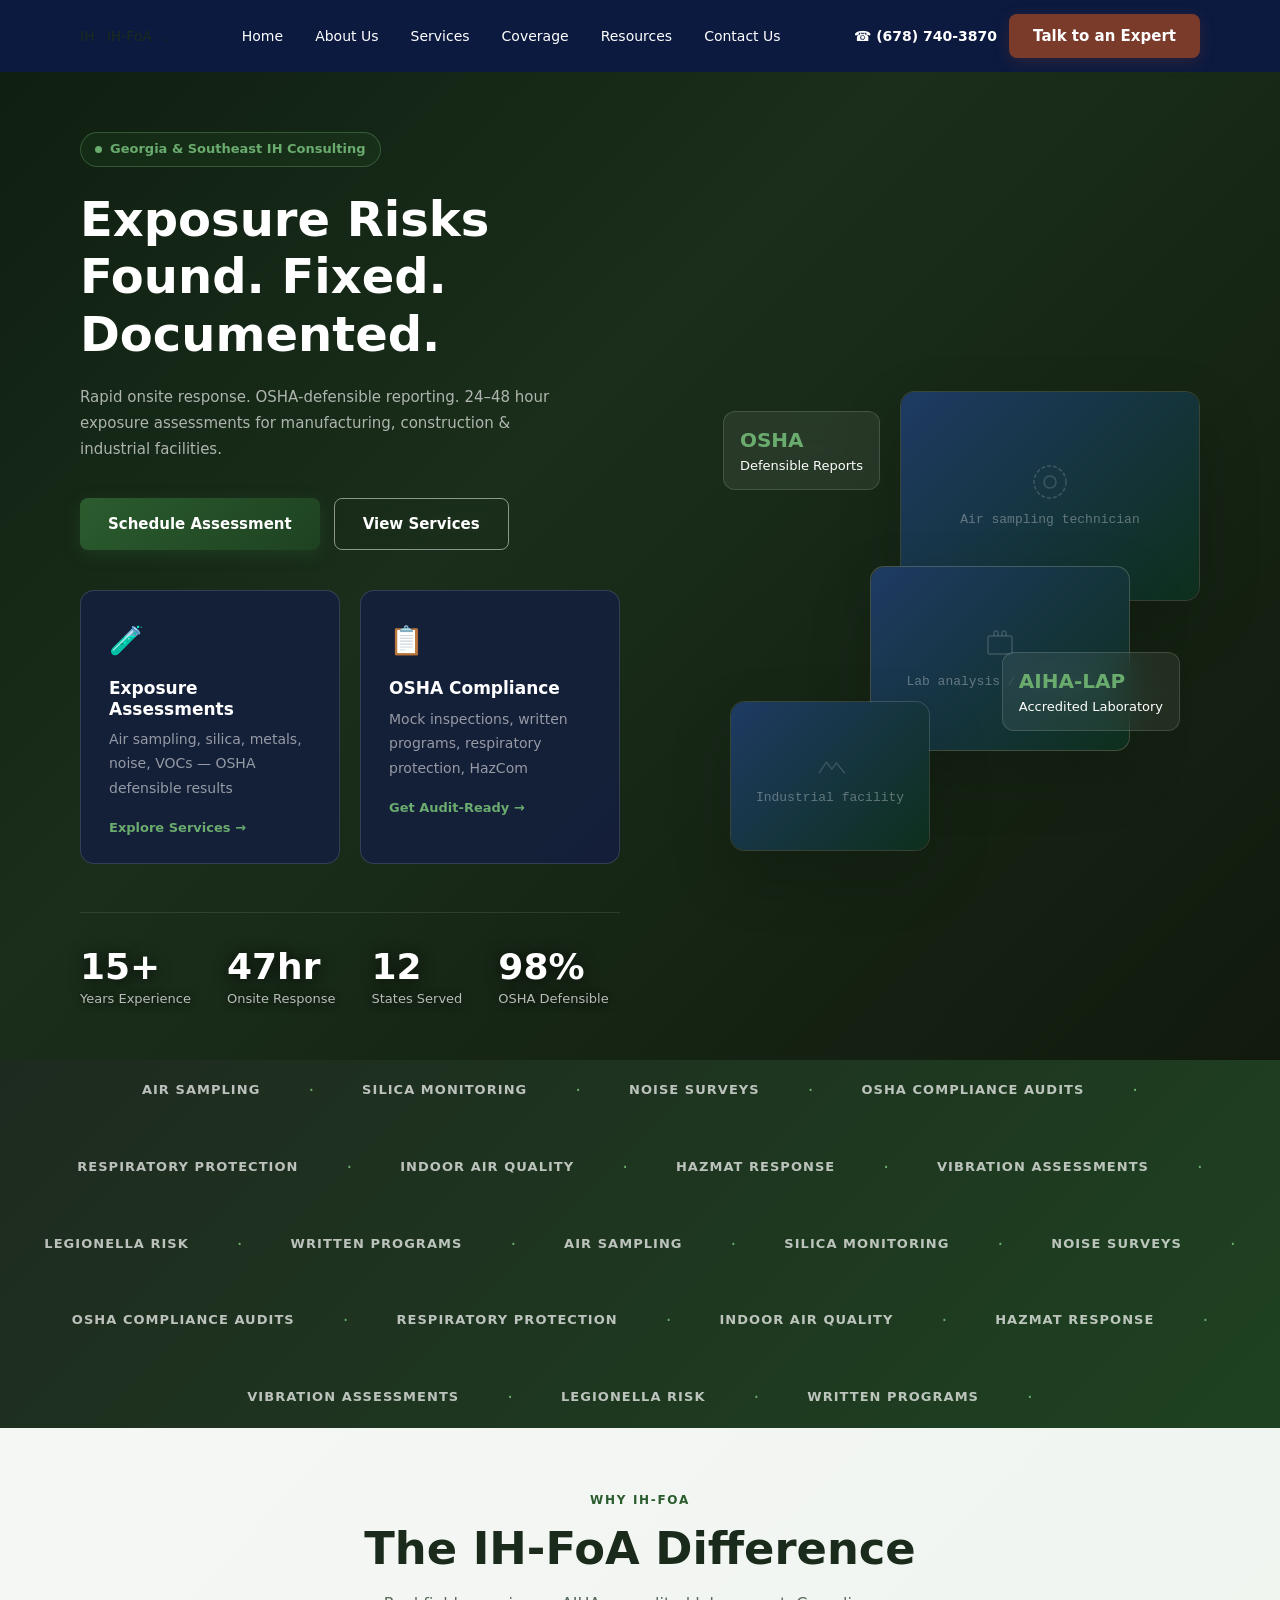
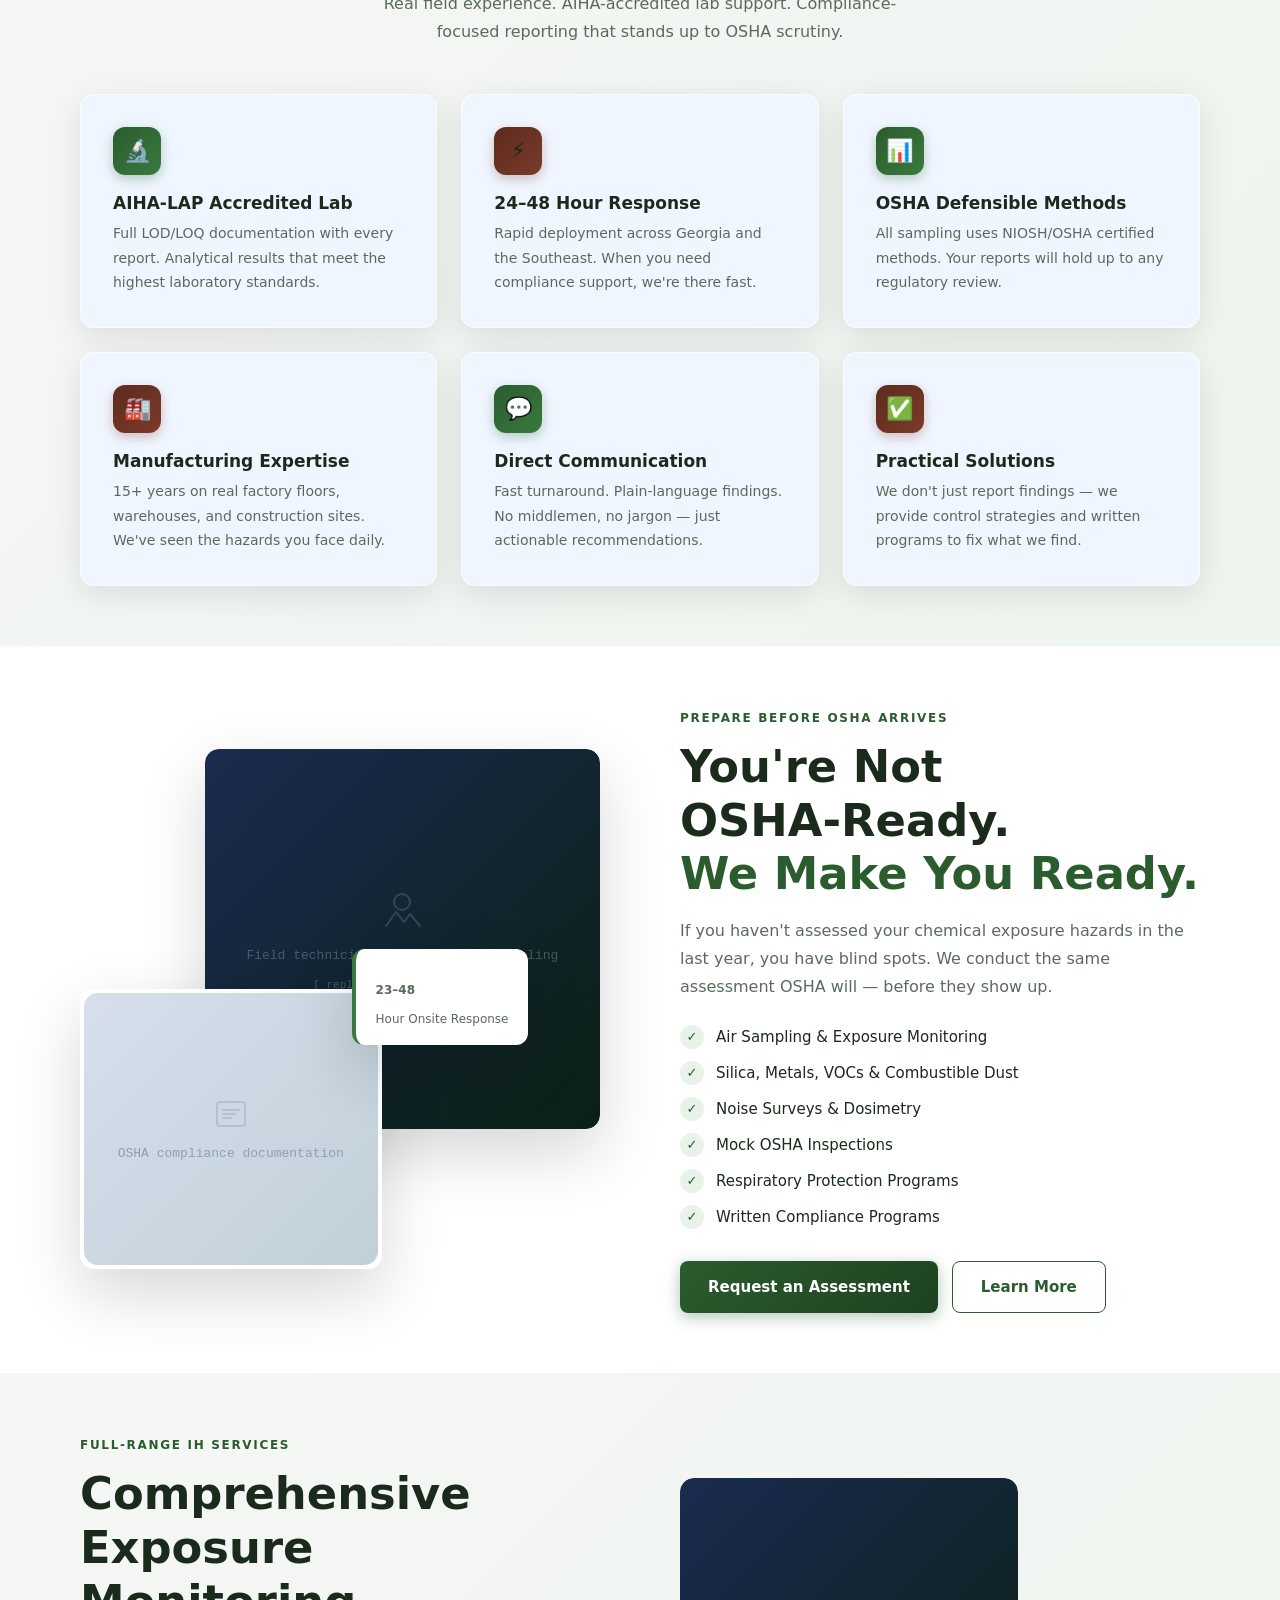
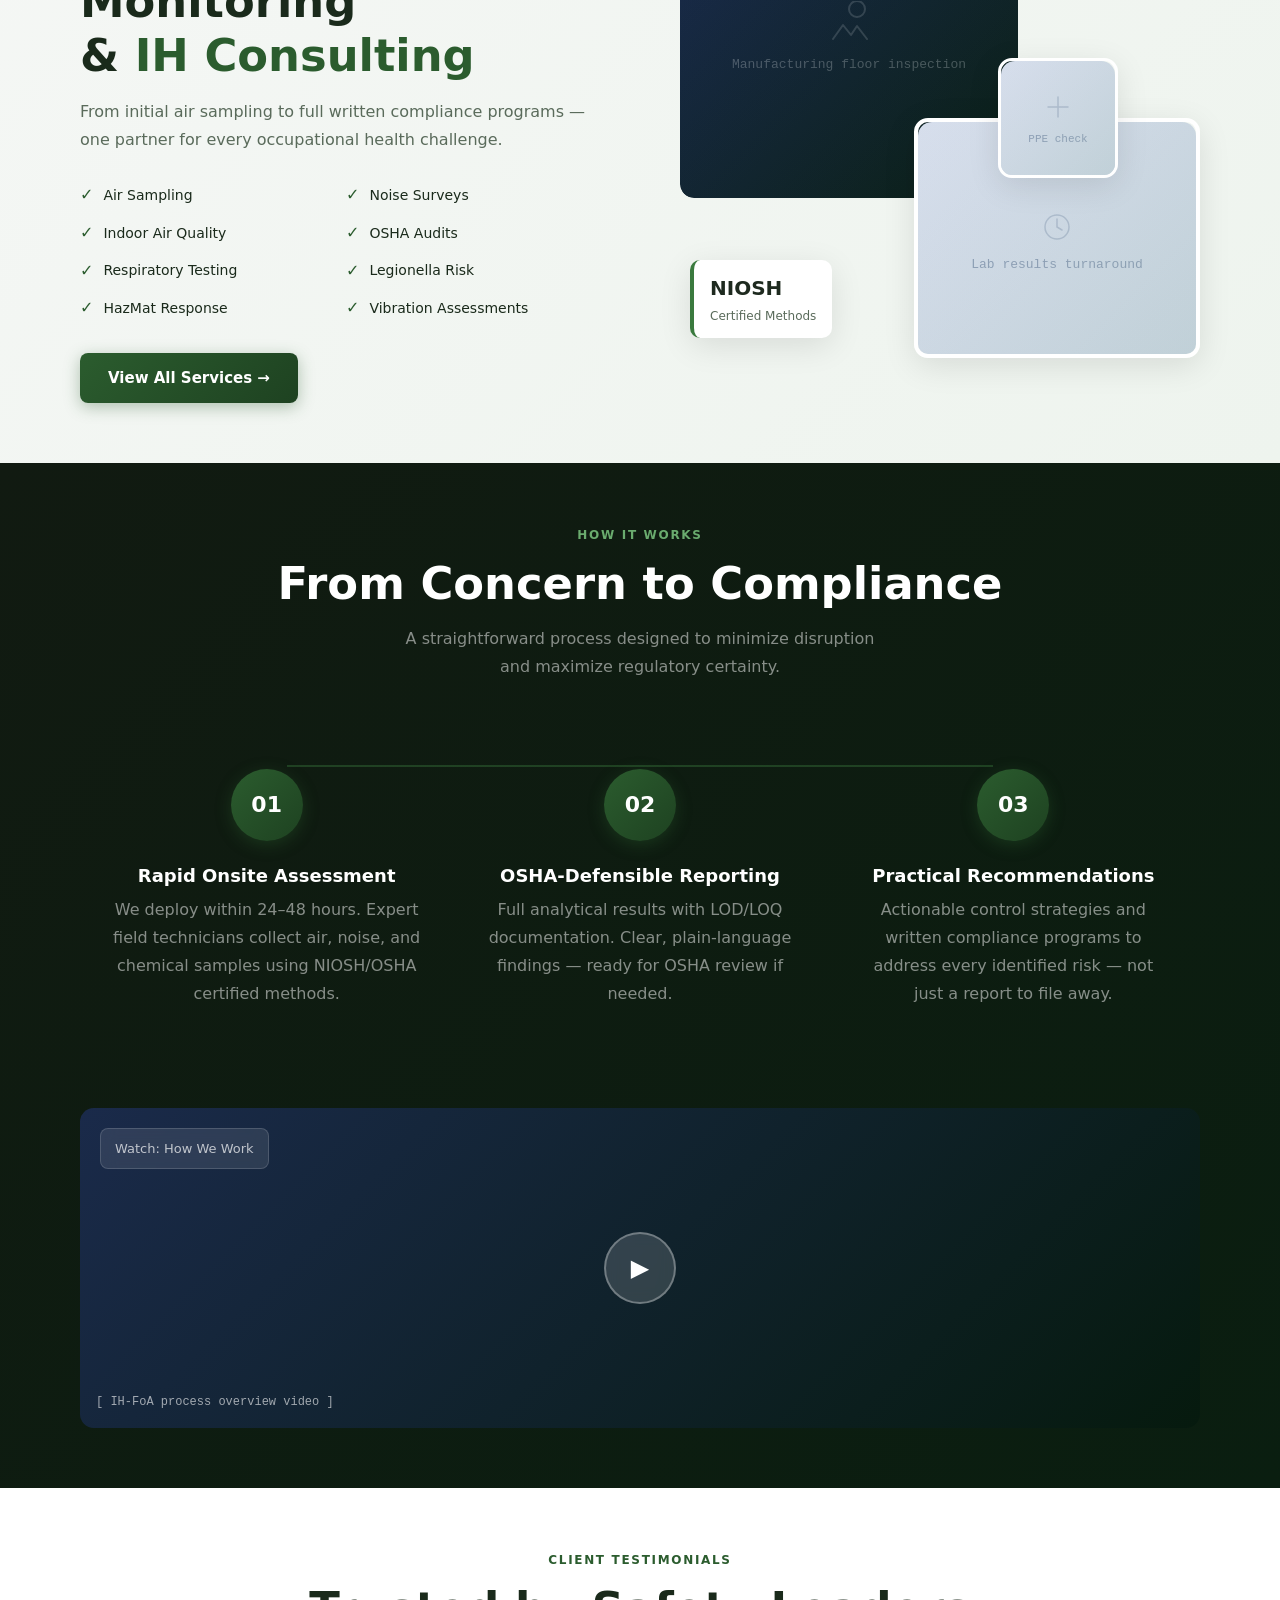
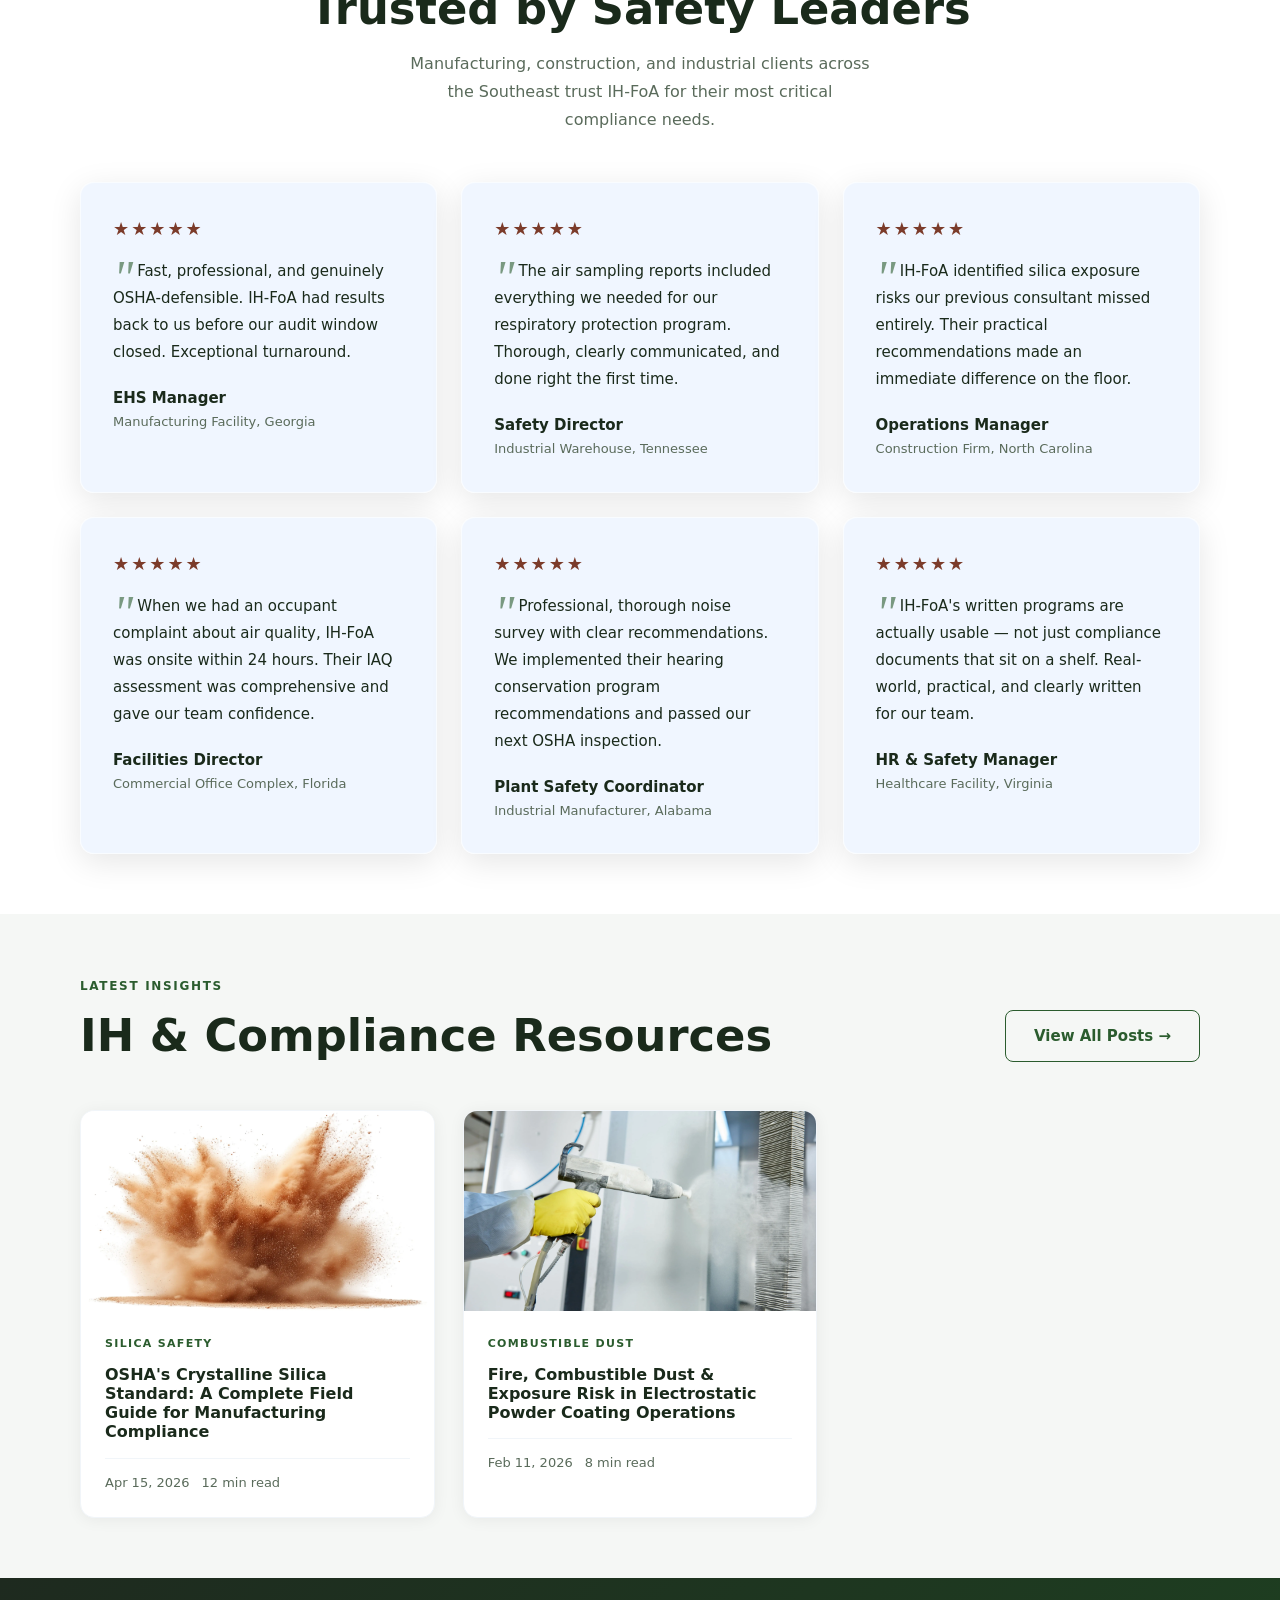
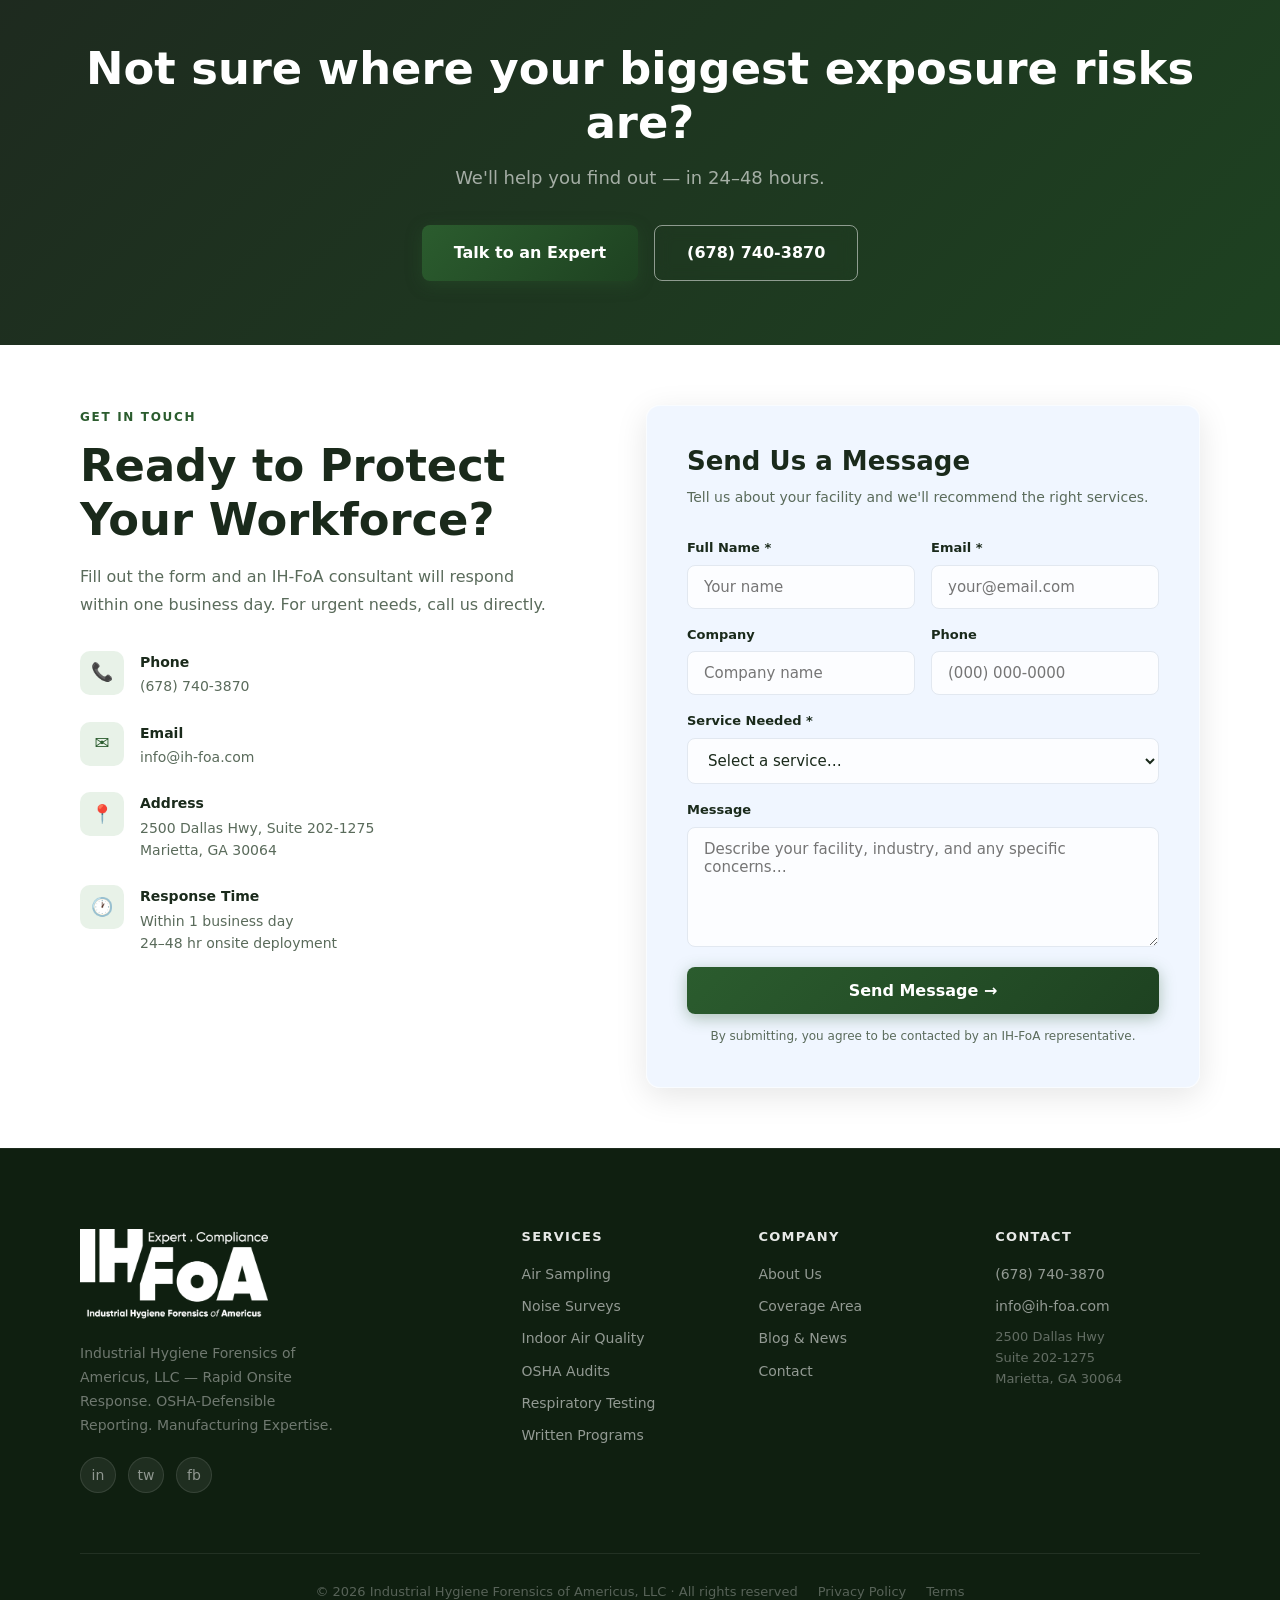
<file: index-print.html>
<!DOCTYPE html>
<html lang="en">
<head>
<!-- Google Tag Manager -->
<script>(function(w,d,s,l,i){w[l]=w[l]||[];w[l].push({'gtm.start':
new Date().getTime(),event:'gtm.js'});var f=d.getElementsByTagName(s)[0],
j=d.createElement(s),dl=l!='dataLayer'?'&l='+l:'';j.async=true;j.src=
'https://www.googletagmanager.com/gtm.js?id='+i+dl;f.parentNode.insertBefore(j,f);
})(window,document,'script','dataLayer','GTM-P9VLPP9J');</script>
<!-- End Google Tag Manager -->

<meta charset="UTF-8">
<meta name="viewport" content="width=device-width, initial-scale=1.0">
<meta name="color-scheme" content="light">
<meta name="supported-color-schemes" content="light">
<meta name="theme-color" content="#ffffff">
<title>IH-FoA — Industrial Hygiene Forensics of Americus</title>
<link rel="stylesheet" href="site.css">
<style>
/* ── PRINT OVERRIDES ── */
@page { size: A4 landscape; margin: 0; }

/* Make all reveal elements visible immediately */
[data-reveal] { opacity: 1 !important; transform: none !important; transition: none !important; }

/* Force color printing */
* { -webkit-print-color-adjust: exact !important; print-color-adjust: exact !important; }

body { font-size: 14px; }

/* Fix nav for print */
#site-nav { position: relative !important; background: #0c1a40 !important; backdrop-filter: none !important; padding: 14px 0 !important; }

/* Hero adjustments */
.hero { min-height: auto; padding: 60px 0 50px; }
.hero-grid { gap: 40px; }
.hero h1 { font-size: 48px; }
.hero p  { font-size: 15px; }
.hero-visual { height: 360px; }

/* Page breaks between major sections */
.ticker-wrap       { break-before: page; }
.section.bg-mesh:first-of-type { break-before: page; }
.section[style*="background:white"] { break-before: page; }
.section-dark      { break-before: page; }
.section[style*="background:white"]:nth-of-type(3) { break-before: page; }
.section.bg-light  { break-before: page; }
#contact           { break-before: page; }
footer             { break-before: page; }

/* Avoid breaking inside cards */
.why-card, .step-item, .testi-card, .blog-card, .path-card { break-inside: avoid; }

/* Remove animations and transitions */
*, *::before, *::after { animation: none !important; transition: none !important; }

/* Ticker — show as static row */
.ticker-wrap { padding: 12px 0; }
.ticker { animation: none !important; transform: none !important; width: auto !important; flex-wrap: wrap; justify-content: center; gap: 16px 32px; padding: 0 40px; }

/* Backdrop filters won't print — give glass cards solid backgrounds */
.glass-card      { background: rgba(240,246,255,0.95) !important; backdrop-filter: none !important; }
.glass-card-dark { background: rgba(30,40,70,0.95)   !important; backdrop-filter: none !important; }
.path-card       { background: rgba(20,30,60,0.9)    !important; backdrop-filter: none !important; }

/* Nav glass */
#site-nav.scrolled { backdrop-filter: none !important; background: rgba(10,15,30,0.97) !important; }

/* Testimonial track — show all inline */
.testi-track-wrap { overflow: visible !important; }
.testi-track { transform: none !important; flex-wrap: wrap; }
.testi-card  { flex: 0 0 calc(33.33% - 16px); }

/* Contact section */
.contact-split { gap: 40px; }

/* Hide interactive / non-print elements */
.testi-dots,
.tweaks-panel,
[class*="twk-"],
script { display: none !important; }

/* Fix footer grid for print */
.footer-grid { gap: 32px; }

/* Ensure section padding is reasonable */
.section    { padding: 60px 0; }
.section-sm { padding: 40px 0; }

/* CTA banner */
.cta-banner { padding: 40px; }

/* Remove hero::before radial gradient clipping issues in print */
.hero::before { display: none; }
.bg-mesh::before { display: none; }
</style>
<style>
/* ── HERO PATH CARDS ── */
.path-cards { display: grid; grid-template-columns: 1fr 1fr; gap: 20px; margin-top: 40px; max-width: 720px; }
.path-card {
  padding: 28px 28px 24px;
  border-radius: var(--radius);
  border: 1px solid var(--gborder-d);
  background: var(--glass-d);
  backdrop-filter: blur(16px);
  transition: var(--transition);
  position: relative; overflow: hidden;
}
.path-card::before {
  content: ''; position: absolute; top: 0; left: 0; right: 0; height: 3px;
  background: linear-gradient(90deg, var(--blue-600), var(--green-500));
  transform: scaleX(0); transform-origin: left;
  transition: transform 0.4s;
}
.path-card:hover { background: rgba(255,255,255,0.12); border-color: rgba(255,255,255,0.22); transform: translateY(-4px); }
.path-card:hover::before { transform: scaleX(1); }
.path-card-icon { font-size: 28px; margin-bottom: 14px; }
.path-card h3 { font-size: 17px; font-weight: 700; color: white; margin-bottom: 8px; }
.path-card p  { font-size: 14px; color: rgba(255,255,255,0.55); margin-bottom: 16px; }
.path-link { font-size: 13px; font-weight: 600; color: var(--green-400); display: inline-flex; align-items: center; gap: 6px; }
.path-link:hover { color: var(--green-300); }

/* ── SERVICES TICKER ── */
.ticker-wrap { background: linear-gradient(135deg, var(--blue-900), var(--green-900)); padding: 16px 0; overflow: hidden; }
.ticker { display: flex; gap: 48px; animation: ticker 25s linear infinite; width: max-content; align-items: center; }
.ticker-item { font-size: 13px; font-weight: 600; color: rgba(255,255,255,0.7); letter-spacing: .08em; text-transform: uppercase; white-space: nowrap; }
.ticker-sep { color: var(--green-400); font-size: 18px; }
@keyframes ticker { from { transform: translateX(0); } to { transform: translateX(-50%); } }

/* ── OSHA READY SECTION ── */
.osha-layout { display: grid; grid-template-columns: 1fr 1fr; gap: 80px; align-items: center; }
.osha-imgs { position: relative; height: 520px; }
.osha-img-main { position: absolute; top: 0; right: 0; width: 76%; height: 380px; border-radius: var(--radius); overflow: hidden; box-shadow: var(--shadow-lg); }
.osha-img-sub  { position: absolute; bottom: 0; left: 0; width: 58%; height: 280px; border-radius: var(--radius); overflow: hidden; box-shadow: var(--shadow-lg); border: 4px solid white; }
.osha-img-float {
  position: absolute; top: 200px; left: calc(58% - 30px);
  background: white;
  border-radius: 12px; padding: 16px 20px;
  box-shadow: var(--shadow-lg); min-width: 160px;
  border-left: 4px solid var(--green-500);
}
.osha-img-float strong { display: block; font-size: 26px; font-weight: 800; color: var(--blue-900); }
.osha-img-float span { font-size: 12px; color: var(--muted); }

.service-checks { display: flex; flex-direction: column; gap: 12px; margin: 24px 0 32px; }
.service-check { display: flex; align-items: center; gap: 12px; font-size: 15px; font-weight: 500; color: var(--dark-2); }
.service-check::before { content: '✓'; width: 24px; height: 24px; border-radius: 50%; background: var(--green-100); color: var(--green-700); font-size: 13px; font-weight: 800; display: flex; align-items: center; justify-content: center; flex-shrink: 0; }

/* ── SERVICES OVERVIEW ── */
.services-layout { display: grid; grid-template-columns: 1fr 1fr; gap: 80px; align-items: center; }
.services-imgs { position: relative; height: 480px; }
.srv-img-a { position: absolute; top: 0; left: 0; width: 65%; height: 320px; border-radius: var(--radius); overflow: hidden; }
.srv-img-b { position: absolute; bottom: 0; right: 0; width: 55%; height: 240px; border-radius: var(--radius); overflow: hidden; border: 4px solid white; box-shadow: var(--shadow); }
.srv-img-c { position: absolute; top: 180px; left: calc(65% - 20px); width: 120px; height: 120px; border-radius: var(--radius); overflow: hidden; border: 3px solid white; box-shadow: var(--shadow); }

/* ── DARK SECTION BASE ── */
.section-dark { background: linear-gradient(135deg, var(--dark) 0%, #0a1e10 100%); }

/* ── BLOG PREVIEW CARDS ── */
.blog-card { border: 1px solid #f1f5f9; }
.blog-thumb .img-ph { height: 200px; border-radius: 0; }

/* ── CONTACT SPLIT ── */
.contact-split { display: grid; grid-template-columns: 1fr 1fr; gap: 80px; align-items: start; }
.contact-info { padding-right: 0; }
.contact-info h2 { margin-bottom: 16px; }
.contact-info p  { margin-bottom: 32px; }
.contact-detail { display: flex; align-items: flex-start; gap: 16px; margin-bottom: 24px; }
.contact-detail-icon { width: 44px; height: 44px; border-radius: 10px; background: var(--blue-100); color: var(--blue-800); font-size: 18px; display: flex; align-items: center; justify-content: center; flex-shrink: 0; }
.contact-detail-text strong { display: block; font-size: 14px; font-weight: 700; color: var(--dark-2); margin-bottom: 2px; }
.contact-detail-text span  { font-size: 14px; color: var(--muted); }

/* ── TWEAKS PANEL ── */
</style>
</head>
<body>
<!-- Google Tag Manager (noscript) -->
<noscript><iframe src="https://www.googletagmanager.com/ns.html?id=GTM-P9VLPP9J"
height="0" width="0" style="display:none;visibility:hidden"></iframe></noscript>
<!-- End Google Tag Manager (noscript) -->


<!-- ═══ NAV ═══ -->
<nav id="site-nav">
  <div class="container nav-inner">
    <a href="index.html" class="nav-logo">
      <div class="logo-mark">IH</div>
      IH-FoA<span class="logo-accent">.</span>
    </a>
    <div class="nav-links">
      <a href="index.html">Home</a>
      <a href="about.html">About Us</a>
      <a href="services.html">Services</a>
      <a href="coverage.html">Coverage</a>
      <a href="resources.html">Resources</a>
      <a href="contact.html">Contact Us</a>
    </div>
    <div class="nav-cta">
      <a href="tel:6787403870" class="nav-phone">☎ (678) 740-3870</a>
      <a href="tel:6787403870" class="btn">Talk to an Expert</a>
    </div>
  </div>
</nav>

<!-- ═══ HERO ═══ -->
<section class="hero">
  <div class="container">
    <div class="hero-grid">
      <div>
        <div class="hero-tag" data-reveal>
          <span class="dot"></span>
          Georgia &amp; Southeast IH Consulting
        </div>
        <h1 data-reveal data-delay="1">Exposure Risks<br><em>Found. Fixed.</em><br>Documented.</h1>
        <p data-reveal data-delay="2">Rapid onsite response. OSHA-defensible reporting. 24–48 hour exposure assessments for manufacturing, construction &amp; industrial facilities.</p>
        <div class="hero-btns" data-reveal data-delay="3">
          <a href="contact.html" class="btn btn-primary">Schedule Assessment</a>
          <a href="services.html" class="btn btn-outline">View Services</a>
        </div>

        <div class="path-cards" data-reveal data-delay="4">
          <div class="path-card">
            <div class="path-card-icon">🧪</div>
            <h3>Exposure Assessments</h3>
            <p>Air sampling, silica, metals, noise, VOCs — OSHA defensible results</p>
            <a href="services.html" class="path-link">Explore Services →</a>
          </div>
          <div class="path-card">
            <div class="path-card-icon">📋</div>
            <h3>OSHA Compliance</h3>
            <p>Mock inspections, written programs, respiratory protection, HazCom</p>
            <a href="services.html#compliance" class="path-link">Get Audit-Ready →</a>
          </div>
        </div>

        <div class="hero-stats" data-reveal data-delay="5">
          <div class="hero-stat">
            <div class="num"><span data-count="15" data-suffix="+">15+</span></div>
            <div class="lbl">Years Experience</div>
          </div>
          <div class="hero-stat">
            <div class="num"><span data-count="48" data-suffix="hr">48hr</span></div>
            <div class="lbl">Onsite Response</div>
          </div>
          <div class="hero-stat">
            <div class="num"><span data-count="12" data-suffix="">12</span></div>
            <div class="lbl">States Served</div>
          </div>
          <div class="hero-stat">
            <div class="num"><span data-count="100" data-suffix="%">100%</span></div>
            <div class="lbl">OSHA Defensible</div>
          </div>
        </div>
      </div>

      <!-- Right: stacked image placeholders -->
      <div class="hero-visual" data-reveal="right">
        <div class="hero-card-img" style="width:300px;height:210px;top:0;right:0;">
          <div class="img-ph img-ph-dark" style="height:100%;">
            <svg width="40" height="40" fill="none" viewBox="0 0 40 40"><circle cx="20" cy="20" r="16" stroke="currentColor" stroke-width="1.5" stroke-dasharray="4 2"/><circle cx="20" cy="20" r="6" stroke="currentColor" stroke-width="1.5"/></svg>
            Air sampling technician
          </div>
        </div>
        <div class="hero-card-img" style="width:260px;height:185px;top:175px;right:70px;">
          <div class="img-ph img-ph-dark" style="height:100%;">
            <svg width="40" height="40" fill="none" viewBox="0 0 40 40"><rect x="8" y="12" width="24" height="18" rx="2" stroke="currentColor" stroke-width="1.5"/><path d="M14 12V9a2 2 0 014 0v3M22 12V9a2 2 0 014 0v3" stroke="currentColor" stroke-width="1.5"/></svg>
            Lab analysis / reporting
          </div>
        </div>
        <div class="hero-card-img" style="width:200px;height:150px;top:310px;right:270px;">
          <div class="img-ph img-ph-dark" style="height:100%;">
            <svg width="36" height="36" fill="none" viewBox="0 0 40 40"><path d="M8 32l8-12 6 8 5-7 9 11" stroke="currentColor" stroke-width="1.5" stroke-linecap="round" stroke-linejoin="round"/></svg>
            Industrial facility
          </div>
        </div>
        <div class="hero-float-badge" style="bottom:20px;right:20px;">
          <strong>AIHA-LAP</strong>
          <span>Accredited Laboratory</span>
        </div>
        <div class="hero-float-badge" style="top:20px;right:320px;">
          <strong style="color:var(--blue-400);">OSHA</strong>
          <span>Defensible Reports</span>
        </div>
      </div>
    </div>
  </div>
</section>

<!-- ═══ TICKER ═══ -->
<div class="ticker-wrap">
  <div class="ticker">
    <span class="ticker-item">Air Sampling</span><span class="ticker-sep">·</span>
    <span class="ticker-item">Silica Monitoring</span><span class="ticker-sep">·</span>
    <span class="ticker-item">Noise Surveys</span><span class="ticker-sep">·</span>
    <span class="ticker-item">OSHA Compliance Audits</span><span class="ticker-sep">·</span>
    <span class="ticker-item">Respiratory Protection</span><span class="ticker-sep">·</span>
    <span class="ticker-item">Indoor Air Quality</span><span class="ticker-sep">·</span>
    <span class="ticker-item">HazMat Response</span><span class="ticker-sep">·</span>
    <span class="ticker-item">Vibration Assessments</span><span class="ticker-sep">·</span>
    <span class="ticker-item">Legionella Risk</span><span class="ticker-sep">·</span>
    <span class="ticker-item">Written Programs</span><span class="ticker-sep">·</span>
    <!-- repeat for seamless -->
    <span class="ticker-item">Air Sampling</span><span class="ticker-sep">·</span>
    <span class="ticker-item">Silica Monitoring</span><span class="ticker-sep">·</span>
    <span class="ticker-item">Noise Surveys</span><span class="ticker-sep">·</span>
    <span class="ticker-item">OSHA Compliance Audits</span><span class="ticker-sep">·</span>
    <span class="ticker-item">Respiratory Protection</span><span class="ticker-sep">·</span>
    <span class="ticker-item">Indoor Air Quality</span><span class="ticker-sep">·</span>
    <span class="ticker-item">HazMat Response</span><span class="ticker-sep">·</span>
    <span class="ticker-item">Vibration Assessments</span><span class="ticker-sep">·</span>
    <span class="ticker-item">Legionella Risk</span><span class="ticker-sep">·</span>
    <span class="ticker-item">Written Programs</span><span class="ticker-sep">·</span>
  </div>
</div>

<!-- ═══ WHY CHOOSE ═══ -->
<section class="section bg-mesh">
  <div class="container" style="position:relative;z-index:1;">
    <div class="text-center mb-12" data-reveal>
      <span class="eyebrow">Why IH-FoA</span>
      <h2>The IH-FoA Difference</h2>
      <p style="max-width:520px;margin:14px auto 0;">Real field experience. AIHA-accredited lab support. Compliance-focused reporting that stands up to OSHA scrutiny.</p>
    </div>
    <div class="why-grid">
      <div class="why-card glass-card" data-reveal data-delay="1" style="padding:32px;">
        <div class="why-icon">🔬</div>
        <h4>AIHA-LAP Accredited Lab</h4>
        <p>Full LOD/LOQ documentation with every report. Analytical results that meet the highest laboratory standards.</p>
      </div>
      <div class="why-card glass-card" data-reveal data-delay="2" style="padding:32px;">
        <div class="why-icon green">⚡</div>
        <h4>24–48 Hour Response</h4>
        <p>Rapid deployment across Georgia and the Southeast. When you need compliance support, we're there fast.</p>
      </div>
      <div class="why-card glass-card" data-reveal data-delay="3" style="padding:32px;">
        <div class="why-icon">📊</div>
        <h4>OSHA Defensible Methods</h4>
        <p>All sampling uses NIOSH/OSHA certified methods. Your reports will hold up to any regulatory review.</p>
      </div>
      <div class="why-card glass-card" data-reveal data-delay="4" style="padding:32px;">
        <div class="why-icon green">🏭</div>
        <h4>Manufacturing Expertise</h4>
        <p>15+ years on real factory floors, warehouses, and construction sites. We've seen the hazards you face daily.</p>
      </div>
      <div class="why-card glass-card" data-reveal data-delay="5" style="padding:32px;">
        <div class="why-icon">💬</div>
        <h4>Direct Communication</h4>
        <p>Fast turnaround. Plain-language findings. No middlemen, no jargon — just actionable recommendations.</p>
      </div>
      <div class="why-card glass-card" data-reveal data-delay="6" style="padding:32px;">
        <div class="why-icon green">✅</div>
        <h4>Practical Solutions</h4>
        <p>We don't just report findings — we provide control strategies and written programs to fix what we find.</p>
      </div>
    </div>
  </div>
</section>

<!-- ═══ OSHA READY ═══ -->
<section class="section" style="background:white;">
  <div class="container">
    <div class="osha-layout">
      <!-- Left: asymmetric images -->
      <div class="osha-imgs" data-reveal="left">
        <div class="osha-img-main">
          <div class="img-ph img-ph-dark" style="height:100%;">
            <svg width="52" height="52" fill="none" viewBox="0 0 52 52"><path d="M10 42l10-14 8 10 6-8 10 12" stroke="rgba(255,255,255,.3)" stroke-width="2" stroke-linecap="round" stroke-linejoin="round"/><circle cx="26" cy="18" r="8" stroke="rgba(255,255,255,.3)" stroke-width="2"/></svg>
            <span>Field technician performing air sampling</span>
            <span style="font-size:11px;">[ replace with real photo ]</span>
          </div>
        </div>
        <div class="osha-img-sub">
          <div class="img-ph" style="height:100%;">
            <svg width="40" height="40" fill="none" viewBox="0 0 40 40"><rect x="6" y="8" width="28" height="24" rx="3" stroke="#94a3b8" stroke-width="1.5"/><path d="M12 16h16M12 20h12M12 24h8" stroke="#94a3b8" stroke-width="1.5" stroke-linecap="round"/></svg>
            <span>OSHA compliance documentation</span>
          </div>
        </div>
        <div class="osha-img-float">
          <strong><span data-count="24" data-suffix="–48">24–48</span></strong>
          <span>Hour Onsite Response</span>
        </div>
      </div>

      <!-- Right: copy -->
      <div data-reveal="right">
        <span class="eyebrow">Prepare Before OSHA Arrives</span>
        <h2 style="margin-bottom:16px;">You're Not<br>OSHA-Ready.<br><span style="color:var(--blue-800);">We Make You Ready.</span></h2>
        <p style="margin-bottom:24px;">If you haven't assessed your chemical exposure hazards in the last year, you have blind spots. We conduct the same assessment OSHA will — before they show up.</p>
        <div class="service-checks">
          <div class="service-check">Air Sampling &amp; Exposure Monitoring</div>
          <div class="service-check">Silica, Metals, VOCs &amp; Combustible Dust</div>
          <div class="service-check">Noise Surveys &amp; Dosimetry</div>
          <div class="service-check">Mock OSHA Inspections</div>
          <div class="service-check">Respiratory Protection Programs</div>
          <div class="service-check">Written Compliance Programs</div>
        </div>
        <div style="display:flex;gap:14px;flex-wrap:wrap;">
          <a href="contact.html" class="btn btn-primary">Request an Assessment</a>
          <a href="services.html" class="btn btn-outline-dark">Learn More</a>
        </div>
      </div>
    </div>
  </div>
</section>

<!-- ═══ SERVICES OVERVIEW ═══ -->
<section class="section bg-mesh">
  <div class="container" style="position:relative;z-index:1;">
    <div class="services-layout">
      <div data-reveal="left">
        <span class="eyebrow">Full-Range IH Services</span>
        <h2 style="margin-bottom:16px;">Comprehensive<br>Exposure Monitoring<br>&amp; <span style="color:var(--green-700);">IH Consulting</span></h2>
        <p style="margin-bottom:28px;">From initial air sampling to full written compliance programs — one partner for every occupational health challenge.</p>
        <div style="display:grid;grid-template-columns:1fr 1fr;gap:12px;margin-bottom:32px;">
          <div style="display:flex;align-items:center;gap:10px;font-size:14px;font-weight:500;color:var(--dark-2);">
            <span style="color:var(--green-700);font-size:16px;font-weight:800;">✓</span> Air Sampling
          </div>
          <div style="display:flex;align-items:center;gap:10px;font-size:14px;font-weight:500;color:var(--dark-2);">
            <span style="color:var(--green-700);font-size:16px;font-weight:800;">✓</span> Noise Surveys
          </div>
          <div style="display:flex;align-items:center;gap:10px;font-size:14px;font-weight:500;color:var(--dark-2);">
            <span style="color:var(--green-700);font-size:16px;font-weight:800;">✓</span> Indoor Air Quality
          </div>
          <div style="display:flex;align-items:center;gap:10px;font-size:14px;font-weight:500;color:var(--dark-2);">
            <span style="color:var(--green-700);font-size:16px;font-weight:800;">✓</span> OSHA Audits
          </div>
          <div style="display:flex;align-items:center;gap:10px;font-size:14px;font-weight:500;color:var(--dark-2);">
            <span style="color:var(--green-700);font-size:16px;font-weight:800;">✓</span> Respiratory Testing
          </div>
          <div style="display:flex;align-items:center;gap:10px;font-size:14px;font-weight:500;color:var(--dark-2);">
            <span style="color:var(--green-700);font-size:16px;font-weight:800;">✓</span> Legionella Risk
          </div>
          <div style="display:flex;align-items:center;gap:10px;font-size:14px;font-weight:500;color:var(--dark-2);">
            <span style="color:var(--green-700);font-size:16px;font-weight:800;">✓</span> HazMat Response
          </div>
          <div style="display:flex;align-items:center;gap:10px;font-size:14px;font-weight:500;color:var(--dark-2);">
            <span style="color:var(--green-700);font-size:16px;font-weight:800;">✓</span> Vibration Assessments
          </div>
        </div>
        <a href="services.html" class="btn btn-primary">View All Services →</a>
      </div>

      <!-- Asymmetric image stack -->
      <div class="services-imgs" data-reveal="right">
        <div class="srv-img-a">
          <div class="img-ph img-ph-dark" style="height:320px;">
            <svg width="44" height="44" fill="none" viewBox="0 0 44 44"><path d="M6 38l10-14 8 10 6-9 10 13" stroke="rgba(255,255,255,.3)" stroke-width="2" stroke-linecap="round" stroke-linejoin="round"/><path d="M30 16a8 8 0 100-16 8 8 0 000 16z" stroke="rgba(255,255,255,.3)" stroke-width="2"/></svg>
            <span>Manufacturing floor inspection</span>
          </div>
        </div>
        <div class="srv-img-b">
          <div class="img-ph" style="height:240px;">
            <svg width="36" height="36" fill="none" viewBox="0 0 36 36"><circle cx="18" cy="18" r="12" stroke="#94a3b8" stroke-width="1.5"/><path d="M18 10v8l5 3" stroke="#94a3b8" stroke-width="1.5" stroke-linecap="round"/></svg>
            <span>Lab results turnaround</span>
          </div>
        </div>
        <div class="srv-img-c">
          <div class="img-ph" style="height:120px;">
            <svg width="28" height="28" fill="none" viewBox="0 0 28 28"><path d="M4 14h20M14 4v20" stroke="#94a3b8" stroke-width="1.5" stroke-linecap="round"/></svg>
            <span style="font-size:11px;">PPE check</span>
          </div>
        </div>
        <div style="position:absolute;bottom:20px;left:10px;background:white;border-radius:10px;padding:12px 16px;box-shadow:var(--shadow);border-left:4px solid var(--blue-600);">
          <strong style="display:block;font-size:20px;font-weight:800;color:var(--blue-900);">NIOSH</strong>
          <span style="font-size:12px;color:var(--muted);">Certified Methods</span>
        </div>
      </div>
    </div>
  </div>
</section>

<!-- ═══ 3-STEP PROCESS ═══ -->
<section class="section section-dark">
  <div class="container">
    <div class="text-center mb-12" data-reveal>
      <span class="eyebrow blue">How It Works</span>
      <h2 class="text-white">From Concern to Compliance</h2>
      <p style="color:rgba(255,255,255,.5);max-width:480px;margin:14px auto 0;">A straightforward process designed to minimize disruption and maximize regulatory certainty.</p>
    </div>
    <div class="steps-grid">
      <div class="step-item" data-reveal data-delay="1">
        <div class="step-num">01</div>
        <h4 class="text-white">Rapid Onsite Assessment</h4>
        <p style="color:rgba(255,255,255,.5);">We deploy within 24–48 hours. Expert field technicians collect air, noise, and chemical samples using NIOSH/OSHA certified methods.</p>
      </div>
      <div class="step-item" data-reveal data-delay="2">
        <div class="step-num" style="background:linear-gradient(135deg,var(--green-700),var(--green-900));">02</div>
        <h4 class="text-white">OSHA-Defensible Reporting</h4>
        <p style="color:rgba(255,255,255,.5);">Full analytical results with LOD/LOQ documentation. Clear, plain-language findings — ready for OSHA review if needed.</p>
      </div>
      <div class="step-item" data-reveal data-delay="3">
        <div class="step-num">03</div>
        <h4 class="text-white">Practical Recommendations</h4>
        <p style="color:rgba(255,255,255,.5);">Actionable control strategies and written compliance programs to address every identified risk — not just a report to file away.</p>
      </div>
    </div>

    <!-- Video placeholder -->
    <div class="video-ph" style="height:320px;margin-top:60px;border-radius:var(--radius);overflow:hidden;" data-reveal>
      <div class="vp-bg">
        <div class="play-btn">▶</div>
      </div>
      <div class="vp-label">[ IH-FoA process overview video ]</div>
      <div style="position:absolute;top:20px;left:20px;background:rgba(255,255,255,0.1);backdrop-filter:blur(8px);border:1px solid rgba(255,255,255,0.15);border-radius:8px;padding:8px 14px;">
        <span style="color:rgba(255,255,255,.7);font-size:13px;">Watch: How We Work</span>
      </div>
    </div>
  </div>
</section>

<!-- ═══ TESTIMONIALS ═══ -->
<section class="section" style="background:white;">
  <div class="container">
    <div class="text-center mb-12" data-reveal>
      <span class="eyebrow">Client Testimonials</span>
      <h2>Trusted by Safety Leaders</h2>
      <p style="max-width:480px;margin:14px auto 0;">Manufacturing, construction, and industrial clients across the Southeast trust IH-FoA for their most critical compliance needs.</p>
    </div>
    <div class="testi-track-wrap" data-reveal>
      <div class="testi-track">
        <div class="testi-card glass-card" style="padding:32px;">
          <div class="testi-stars">★★★★★</div>
          <p class="testi-quote">Fast, professional, and genuinely OSHA-defensible. IH-FoA had results back to us before our audit window closed. Exceptional turnaround.</p>
          <div class="testi-who">
            <strong>EHS Manager</strong>
            <span>Manufacturing Facility, Georgia</span>
          </div>
        </div>
        <div class="testi-card glass-card" style="padding:32px;">
          <div class="testi-stars">★★★★★</div>
          <p class="testi-quote">The air sampling reports included everything we needed for our respiratory protection program. Thorough, clearly communicated, and done right the first time.</p>
          <div class="testi-who">
            <strong>Safety Director</strong>
            <span>Industrial Warehouse, Tennessee</span>
          </div>
        </div>
        <div class="testi-card glass-card" style="padding:32px;">
          <div class="testi-stars">★★★★★</div>
          <p class="testi-quote">IH-FoA identified silica exposure risks our previous consultant missed entirely. Their practical recommendations made an immediate difference on the floor.</p>
          <div class="testi-who">
            <strong>Operations Manager</strong>
            <span>Construction Firm, North Carolina</span>
          </div>
        </div>
        <div class="testi-card glass-card" style="padding:32px;">
          <div class="testi-stars">★★★★★</div>
          <p class="testi-quote">When we had an occupant complaint about air quality, IH-FoA was onsite within 24 hours. Their IAQ assessment was comprehensive and gave our team confidence.</p>
          <div class="testi-who">
            <strong>Facilities Director</strong>
            <span>Commercial Office Complex, Florida</span>
          </div>
        </div>
        <div class="testi-card glass-card" style="padding:32px;">
          <div class="testi-stars">★★★★★</div>
          <p class="testi-quote">Professional, thorough noise survey with clear recommendations. We implemented their hearing conservation program recommendations and passed our next OSHA inspection.</p>
          <div class="testi-who">
            <strong>Plant Safety Coordinator</strong>
            <span>Industrial Manufacturer, Alabama</span>
          </div>
        </div>
        <div class="testi-card glass-card" style="padding:32px;">
          <div class="testi-stars">★★★★★</div>
          <p class="testi-quote">IH-FoA's written programs are actually usable — not just compliance documents that sit on a shelf. Real-world, practical, and clearly written for our team.</p>
          <div class="testi-who">
            <strong>HR &amp; Safety Manager</strong>
            <span>Healthcare Facility, Virginia</span>
          </div>
        </div>
      </div>
    </div>
    <div class="testi-dots">
      <div class="testi-dot active"></div>
      <div class="testi-dot"></div>
    </div>
  </div>
</section>

<!-- ═══ BLOG PREVIEW ═══ -->
<section class="section bg-light">
  <div class="container">
    <div style="display:flex;align-items:flex-end;justify-content:space-between;margin-bottom:48px;" data-reveal>
      <div>
        <span class="eyebrow">Latest Insights</span>
        <h2>IH &amp; Compliance Resources</h2>
      </div>
      <a href="resources.html" class="btn btn-outline-dark">View All Posts →</a>
    </div>
    <div class="blog-grid">
      <div class="blog-card" data-reveal data-delay="1">
        <div class="blog-thumb">
          <div class="img-ph" style="height:200px;border-radius:var(--radius) var(--radius) 0 0;">
            <svg width="36" height="36" fill="none" viewBox="0 0 36 36"><path d="M4 28l8-10 6 8 5-7 9 9" stroke="#94a3b8" stroke-width="1.5" stroke-linecap="round" stroke-linejoin="round"/></svg>
            <span>Silica dust blog photo</span>
          </div>
        </div>
        <div class="blog-body">
          <div class="blog-tag">Silica Safety</div>
          <h4>Understanding OSHA's Crystalline Silica Standard: What Manufacturers Need to Know</h4>
          <p>A practical breakdown of PEL requirements, action levels, and how to implement a compliant exposure control plan.</p>
          <div class="blog-meta">
            <span>April 2026</span>
            <span>·</span>
            <span>6 min read</span>
          </div>
        </div>
      </div>
      <div class="blog-card" data-reveal data-delay="2">
        <div class="blog-thumb">
          <div class="img-ph" style="height:200px;border-radius:var(--radius) var(--radius) 0 0;">
            <svg width="36" height="36" fill="none" viewBox="0 0 36 36"><circle cx="18" cy="18" r="10" stroke="#94a3b8" stroke-width="1.5"/><path d="M18 10v8l4 4" stroke="#94a3b8" stroke-width="1.5" stroke-linecap="round"/></svg>
            <span>Hearing protection blog photo</span>
          </div>
        </div>
        <div class="blog-body">
          <div class="blog-tag">Noise &amp; Hearing</div>
          <h4>When Is a Noise Survey Required? The Industrial Hygienist's Guide to OSHA 1910.95</h4>
          <p>Dosimetry vs. area monitoring, action levels, and building a hearing conservation program that passes OSHA scrutiny.</p>
          <div class="blog-meta">
            <span>March 2026</span>
            <span>·</span>
            <span>8 min read</span>
          </div>
        </div>
      </div>
      <div class="blog-card" data-reveal data-delay="3">
        <div class="blog-thumb">
          <div class="img-ph" style="height:200px;border-radius:var(--radius) var(--radius) 0 0;">
            <svg width="36" height="36" fill="none" viewBox="0 0 36 36"><rect x="6" y="8" width="24" height="20" rx="2" stroke="#94a3b8" stroke-width="1.5"/><path d="M12 14h12M12 19h8" stroke="#94a3b8" stroke-width="1.5" stroke-linecap="round"/></svg>
            <span>IAQ testing blog photo</span>
          </div>
        </div>
        <div class="blog-body">
          <div class="blog-tag">Indoor Air Quality</div>
          <h4>5 Signs Your Facility Has an Indoor Air Quality Problem (And What to Do)</h4>
          <p>Occupant complaints, unexplained sick leave, and musty odors are all red flags. Here's the IH approach to diagnosing IAQ issues.</p>
          <div class="blog-meta">
            <span>February 2026</span>
            <span>·</span>
            <span>5 min read</span>
          </div>
        </div>
      </div>
    </div>
  </div>
</section>

<!-- ═══ CTA BANNER ═══ -->
<section class="section-sm" style="background:linear-gradient(135deg,var(--blue-900),var(--green-900));padding:64px 0;">
  <div class="container text-center" data-reveal>
    <h2 class="text-white" style="margin-bottom:12px;">Not sure where your biggest exposure risks are?</h2>
    <p style="color:rgba(255,255,255,.6);margin-bottom:32px;font-size:18px;">We'll help you find out — in 24–48 hours.</p>
    <div style="display:flex;gap:16px;justify-content:center;flex-wrap:wrap;">
      <a href="contact.html" class="btn btn-primary" style="font-size:16px;padding:14px 32px;">Talk to an Expert</a>
      <a href="tel:6787403870" class="btn btn-outline" style="font-size:16px;padding:14px 32px;">(678) 740-3870</a>
    </div>
  </div>
</section>

<!-- ═══ CONTACT FORM ═══ -->
<section class="section" id="contact" style="background:white;">
  <div class="container">
    <div class="contact-split">
      <div class="contact-info" data-reveal="left">
        <span class="eyebrow">Get in Touch</span>
        <h2>Ready to Protect Your Workforce?</h2>
        <p>Fill out the form and an IH-FoA consultant will respond within one business day. For urgent needs, call us directly.</p>
        <div class="contact-detail">
          <div class="contact-detail-icon">📞</div>
          <div class="contact-detail-text">
            <strong>Phone</strong>
            <span>(678) 740-3870</span>
          </div>
        </div>
        <div class="contact-detail">
          <div class="contact-detail-icon">✉️</div>
          <div class="contact-detail-text">
            <strong>Email</strong>
            <span>info@ih-foa.com</span>
          </div>
        </div>
        <div class="contact-detail">
          <div class="contact-detail-icon">📍</div>
          <div class="contact-detail-text">
            <strong>Address</strong>
            <span>2500 Dallas Hwy, Suite 202-1275<br>Marietta, GA 30064</span>
          </div>
        </div>
        <div class="contact-detail">
          <div class="contact-detail-icon">🕐</div>
          <div class="contact-detail-text">
            <strong>Response Time</strong>
            <span>Within 1 business day<br>24–48 hr onsite deployment</span>
          </div>
        </div>
      </div>

      <div data-reveal="right">
        <div class="glass-card" style="padding:40px;">
          <h3 style="margin-bottom:8px;">Send Us a Message</h3>
          <p style="margin-bottom:28px;font-size:14px;">Tell us about your facility and we'll recommend the right services.</p>
          <div class="form-grid">
            <div class="form-field">
              <label>Full Name *</label>
              <input type="text" placeholder="Your name">
            </div>
            <div class="form-field">
              <label>Email *</label>
              <input type="email" placeholder="your@email.com">
            </div>
            <div class="form-field">
              <label>Company</label>
              <input type="text" placeholder="Company name">
            </div>
            <div class="form-field">
              <label>Phone</label>
              <input type="tel" placeholder="(000) 000-0000">
            </div>
            <div class="form-field full">
              <label>Service Needed *</label>
              <select>
                <option value="">Select a service…</option>
                <option>Air Sampling / Exposure Assessment</option>
                <option>OSHA Compliance Audit</option>
                <option>Noise Survey</option>
                <option>Indoor Air Quality</option>
                <option>Respiratory Protection Program</option>
                <option>Written Programs / HazCom</option>
                <option>Other</option>
              </select>
            </div>
            <div class="form-field full">
              <label>Message</label>
              <textarea placeholder="Describe your facility, industry, and any specific concerns…"></textarea>
            </div>
          </div>
          <button class="btn btn-primary" style="width:100%;justify-content:center;margin-top:20px;font-size:16px;padding:14px;">Send Message →</button>
          <p style="font-size:12px;color:var(--muted);margin-top:12px;text-align:center;">By submitting, you agree to be contacted by an IH-FoA representative.</p>
        </div>
      </div>
    </div>
  </div>
</section>

<!-- ═══ FOOTER ═══ -->
<footer>
  <div class="container">
    <div class="footer-grid">
      <div>
        <div class="footer-logo"><img src="images/IH_FOA.png" alt="IH/FoA Logo" style="height: 90px; width: auto;" /></div>
        <p class="footer-tagline">Industrial Hygiene Forensics of Americus, LLC — Rapid Onsite Response. OSHA-Defensible Reporting. Manufacturing Expertise.</p>
        <div class="footer-social" style="margin-top:20px;">
          <a href="#">in</a>
          <a href="#">tw</a>
          <a href="#">fb</a>
        </div>
      </div>
      <div>
        <h5>Services</h5>
        <ul>
          <li><a href="services.html">Air Sampling</a></li>
          <li><a href="services.html">Noise Surveys</a></li>
          <li><a href="services.html">Indoor Air Quality</a></li>
          <li><a href="services.html">OSHA Audits</a></li>
          <li><a href="services.html">Respiratory Testing</a></li>
          <li><a href="services.html">Written Programs</a></li>
        </ul>
      </div>
      <div>
        <h5>Company</h5>
        <ul>
          <li><a href="about.html">About Us</a></li>
          <li><a href="coverage.html">Coverage Area</a></li>
          <li><a href="resources.html">Blog &amp; News</a></li>
          <li><a href="contact.html">Contact</a></li>
        </ul>
      </div>
      <div>
        <h5>Contact</h5>
        <ul>
          <li><a href="tel:6787403870">(678) 740-3870</a></li>
          <li><a href="mailto:info@ih-foa.com">info@ih-foa.com</a></li>
          <li style="color:rgba(255,255,255,.35);font-size:13px;line-height:1.6;">2500 Dallas Hwy<br>Suite 202-1275<br>Marietta, GA 30064</li>
        </ul>
      </div>
    </div>
    <div class="footer-bottom">
      <span>© 2026 Industrial Hygiene Forensics of Americus, LLC · All rights reserved</span>
      <span style="display:flex;gap:20px;"><a href="#" style="color:rgba(255,255,255,.3);">Privacy Policy</a><a href="#" style="color:rgba(255,255,255,.3);">Terms</a></span>
    </div>
  </div>
</footer>

<script src="site.js"></script>
<script>
  // Remove all data-reveal hidden states immediately
  document.querySelectorAll('[data-reveal]').forEach(el => el.classList.add('visible'));
  // Auto-print once fonts + layout are ready
  document.fonts.ready.then(() => setTimeout(() => window.print(), 500));
</script>
</body>
</html>
</file>
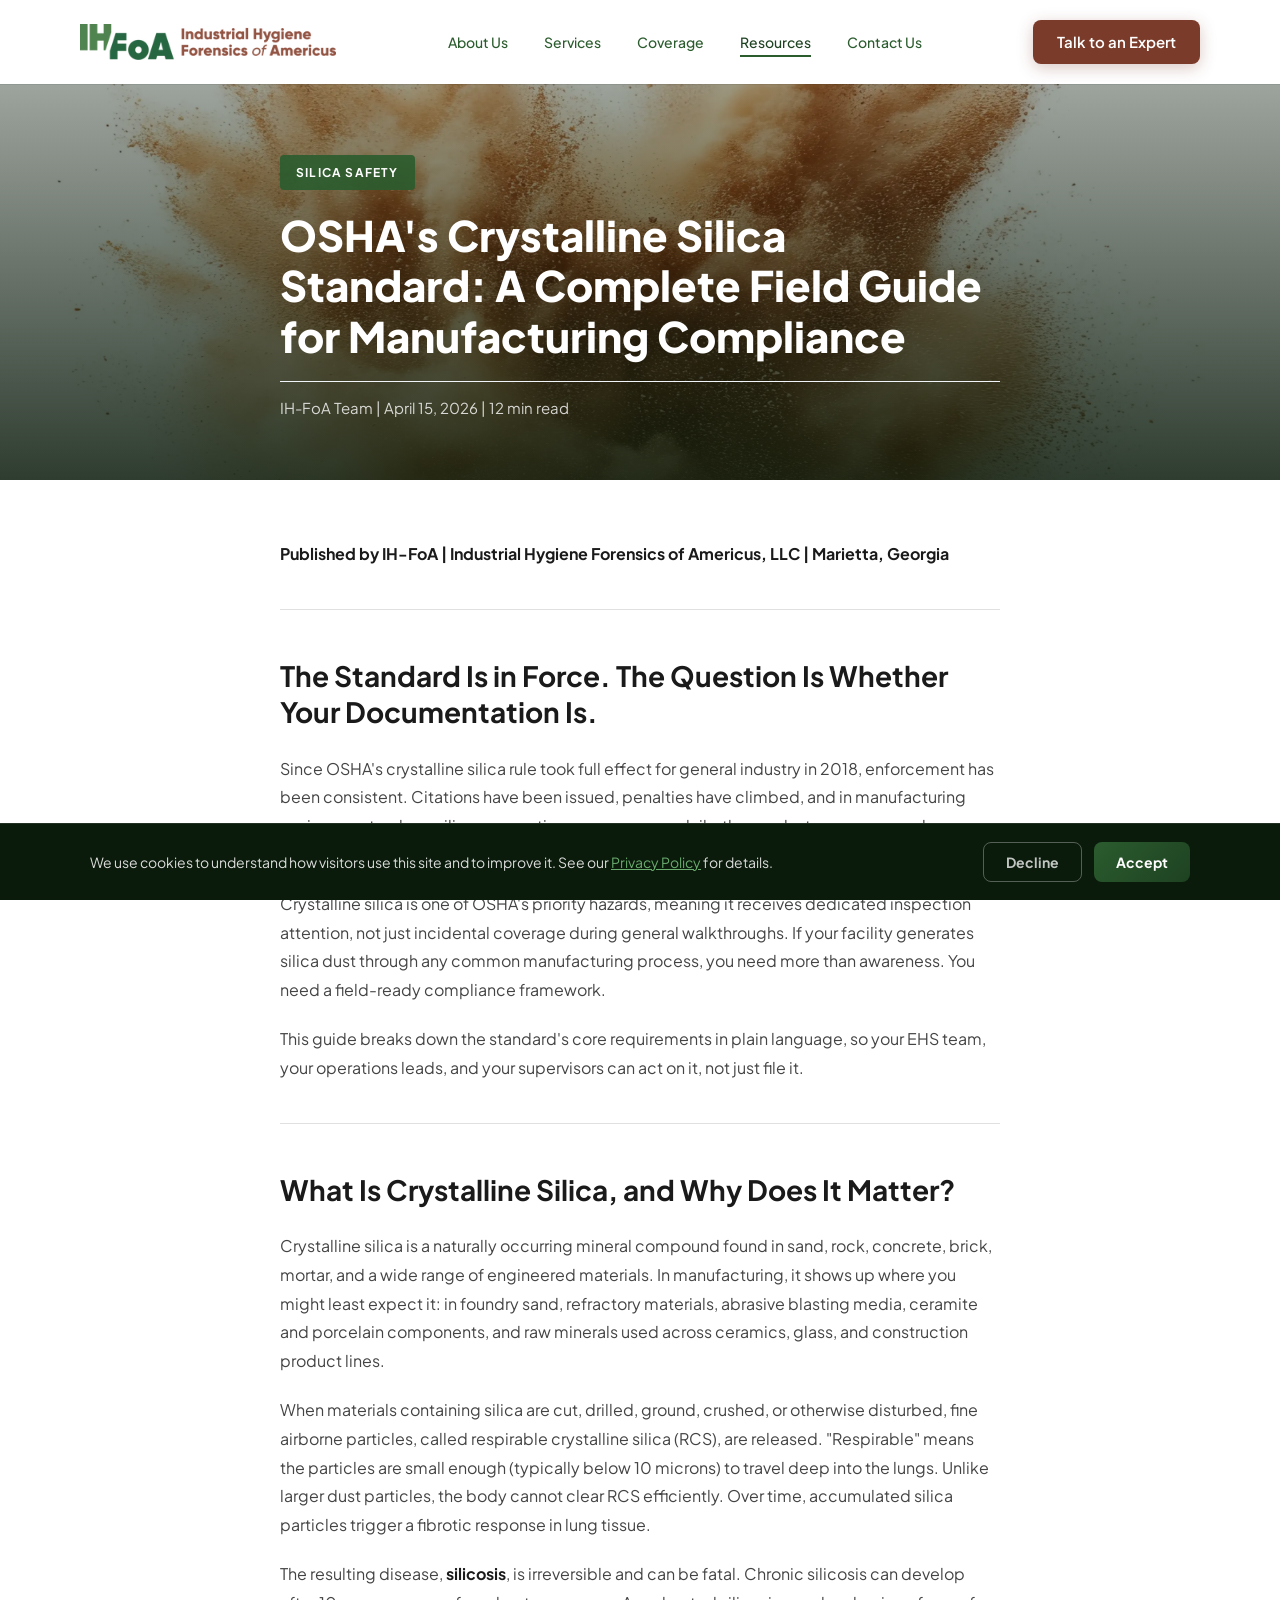
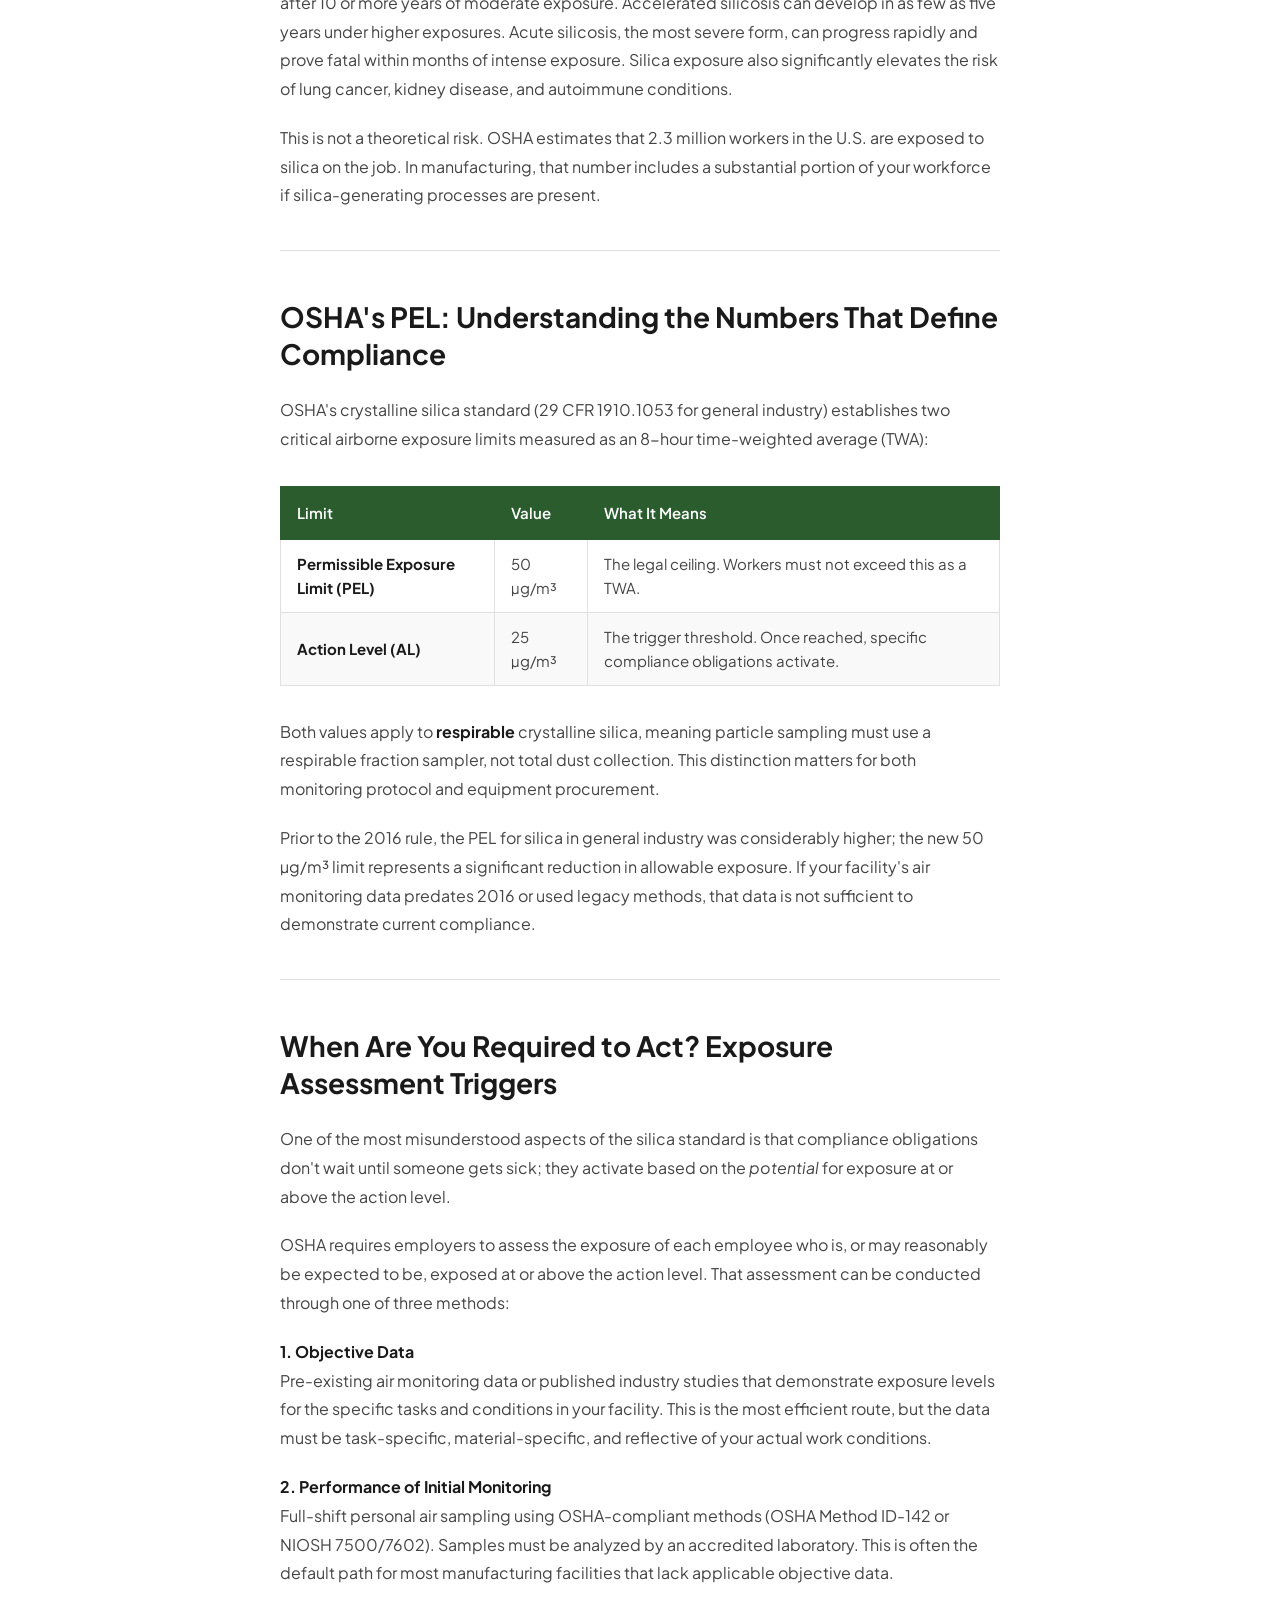
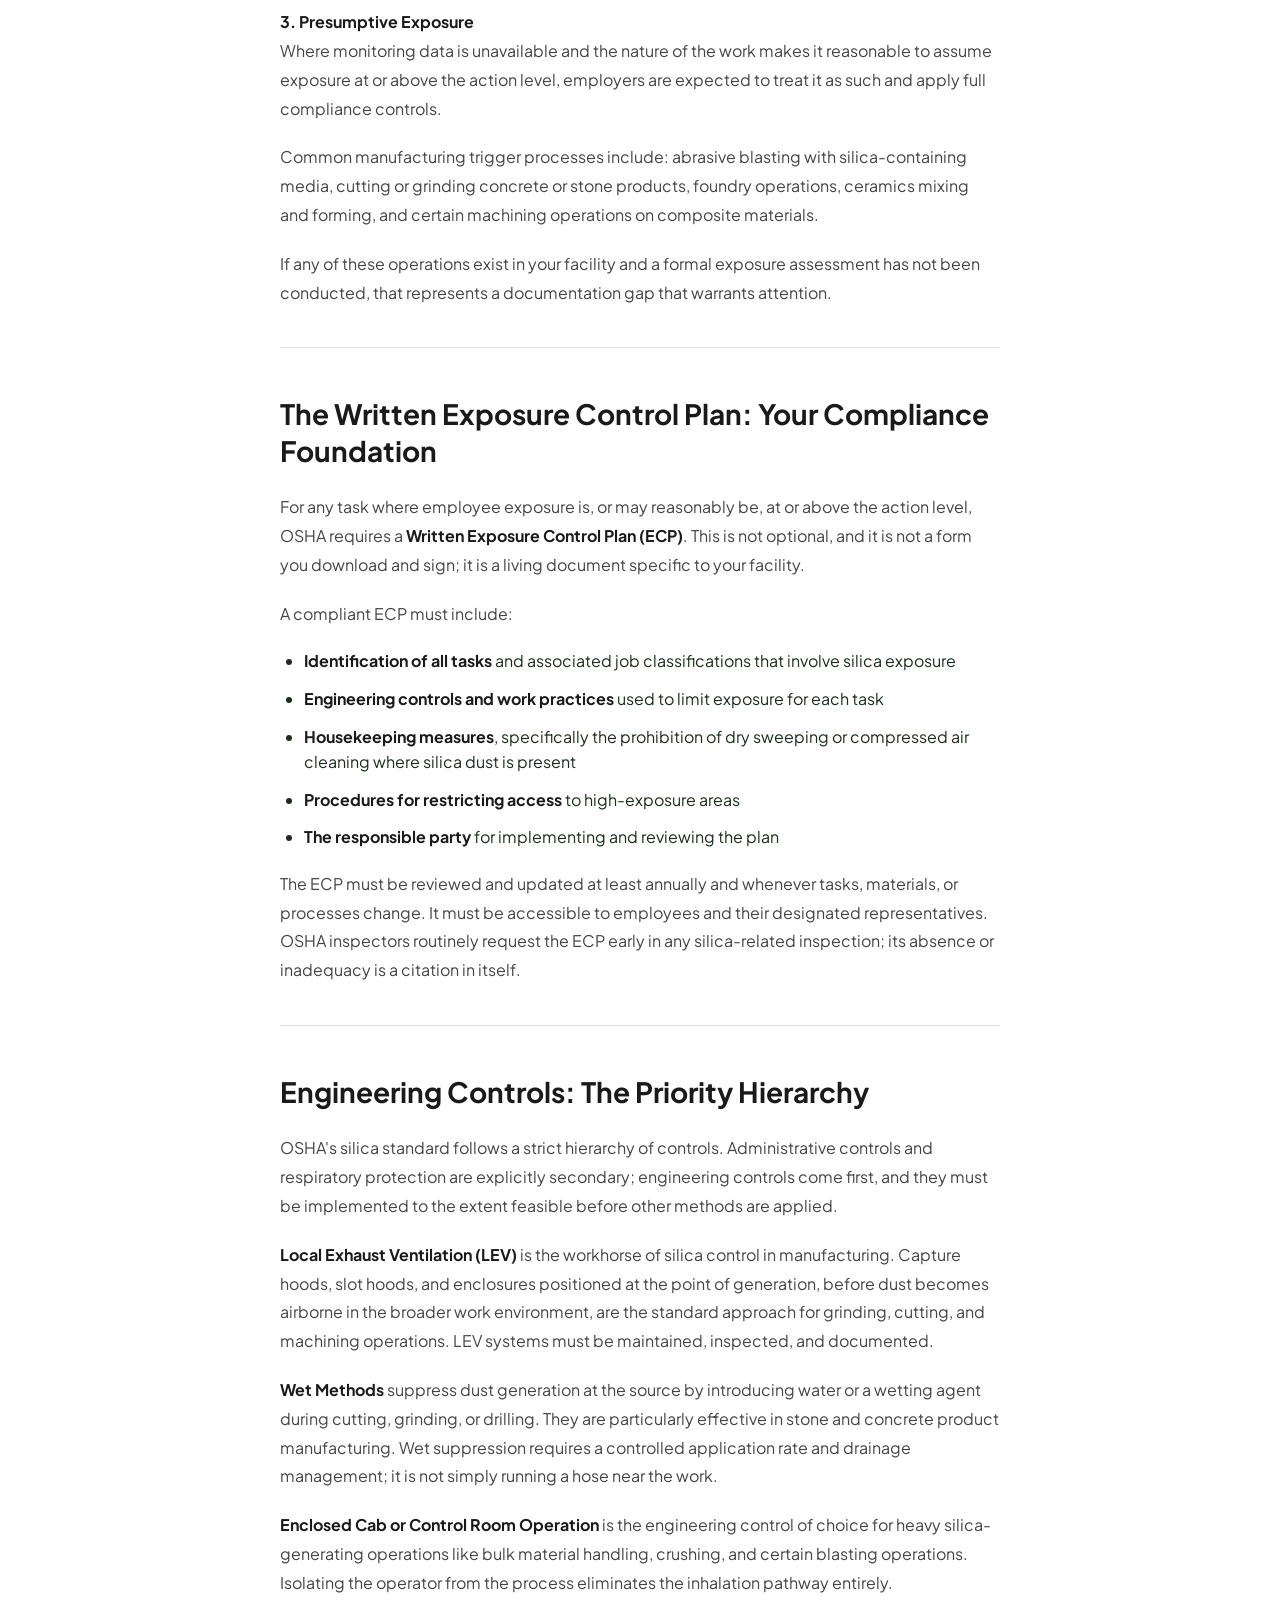
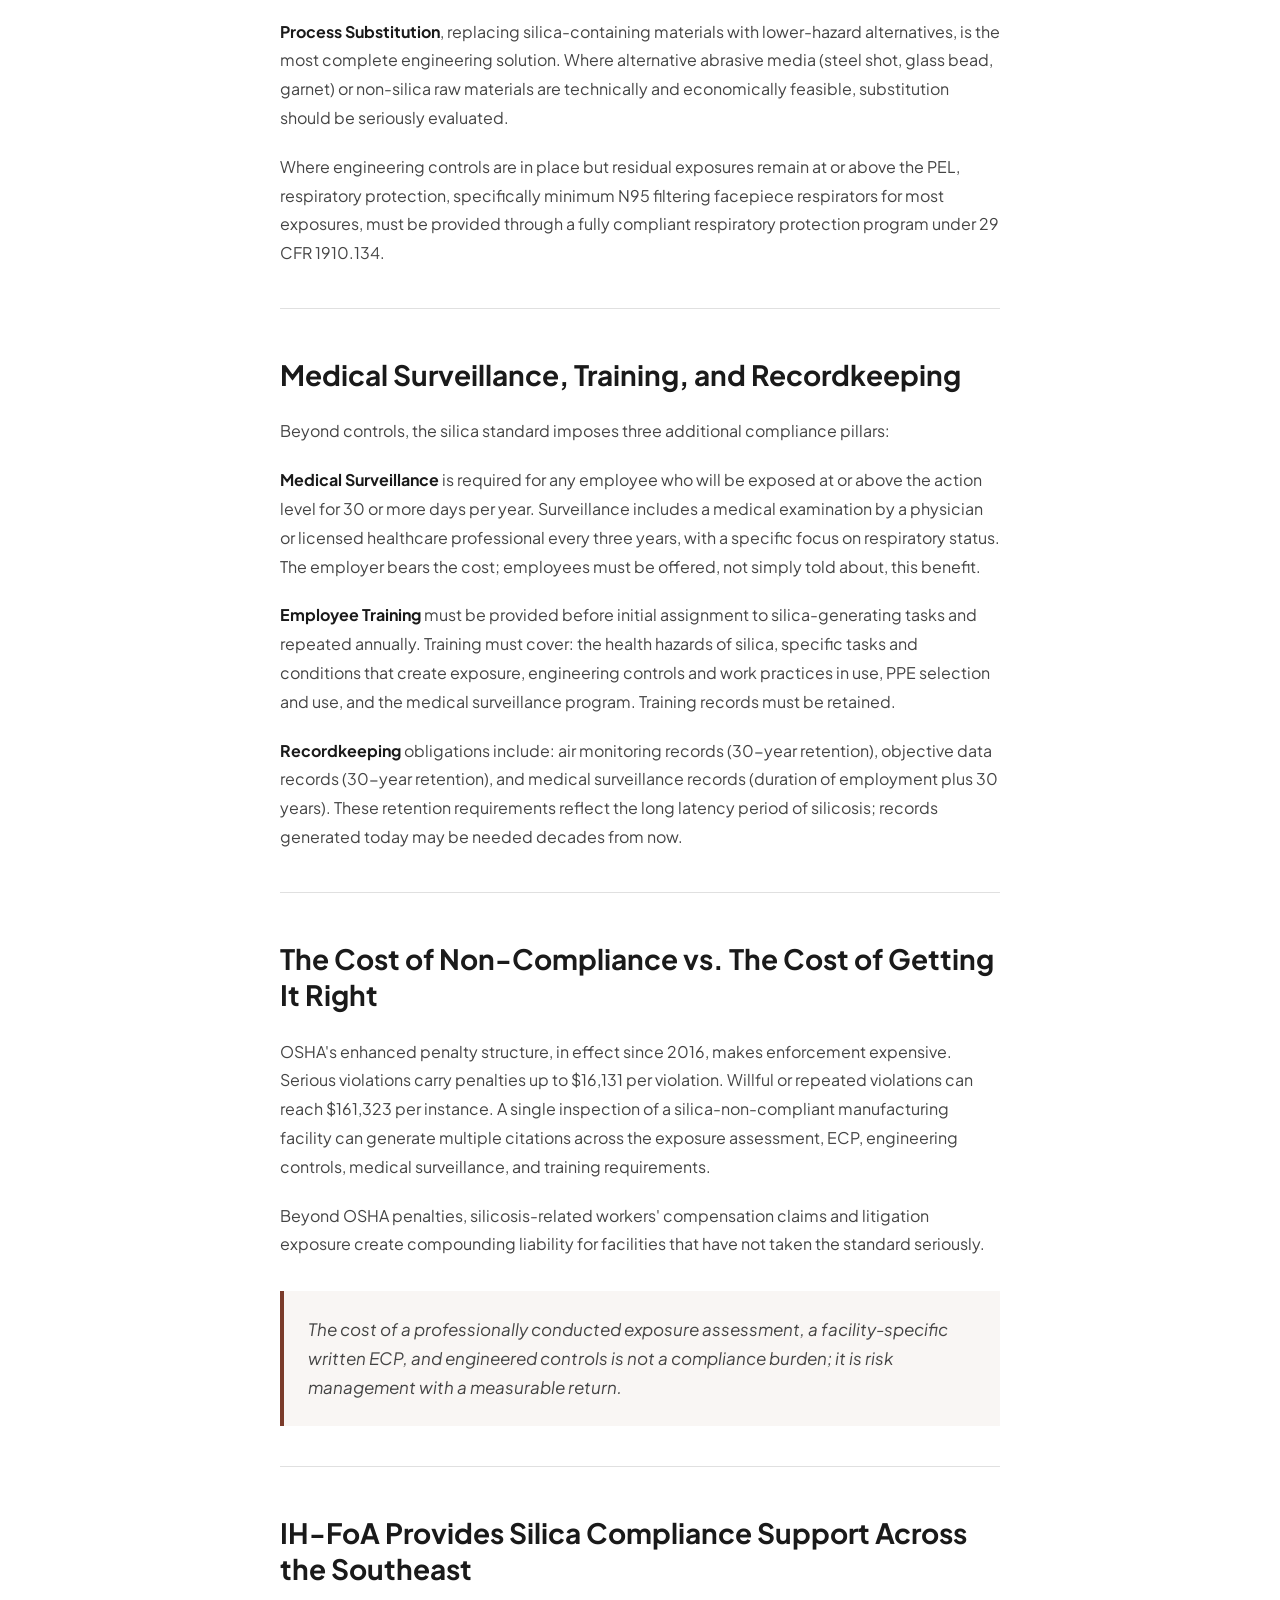
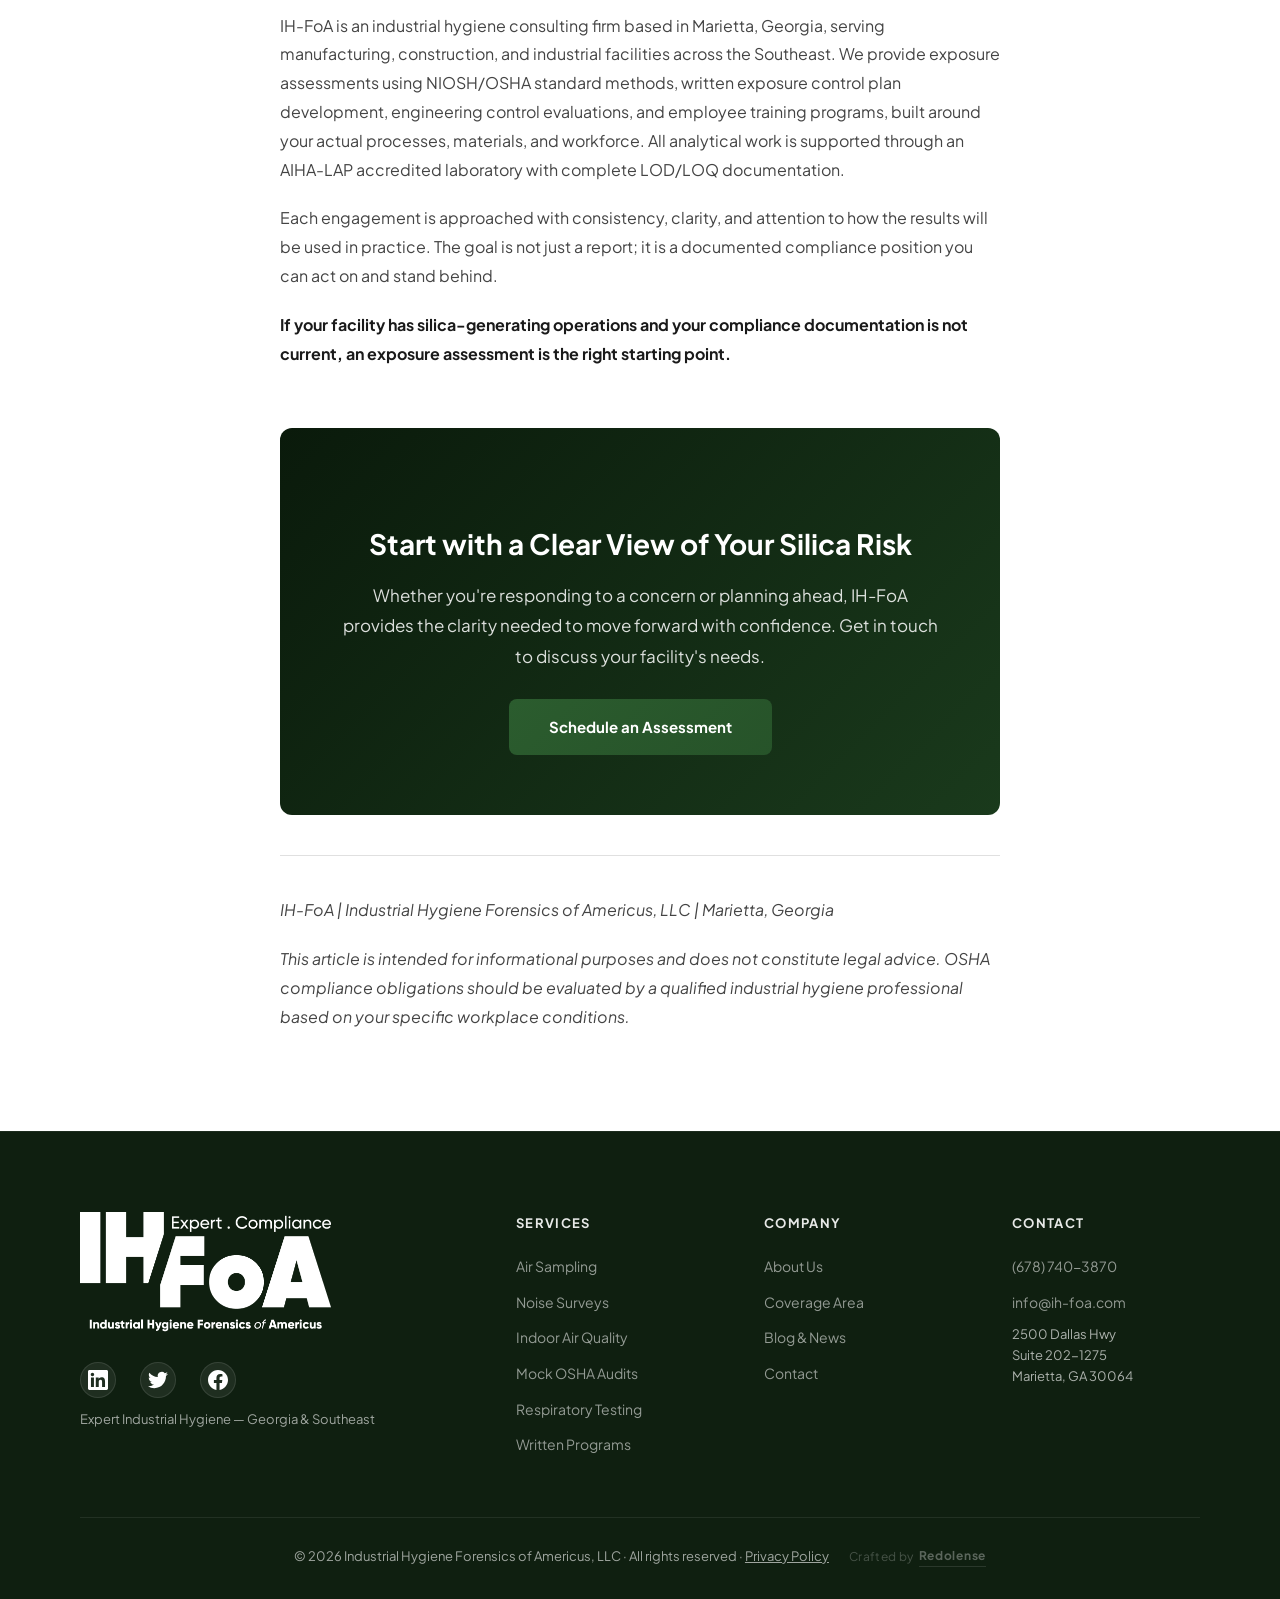
<file: blog/crystalline-silica.html>
<!DOCTYPE html>
<html lang="en" style="--blue-800: #2B5C2E; --green-700: #2B5C2E; --forest: #2B5C2E; --forest-dark: #1e4221;">
<head>
<!-- Consent Mode default state, set before GA4 loads -->
<script>
  window.dataLayer = window.dataLayer || [];
  function gtag(){dataLayer.push(arguments);}
  gtag('consent', 'default', {
    'analytics_storage': 'denied',
    'ad_storage': 'denied',
    'ad_user_data': 'denied',
    'ad_personalization': 'denied'
  });
</script>
<!-- Google tag (gtag.js) -->
<script async src="https://www.googletagmanager.com/gtag/js?id=G-EFTRFYF4YJ"></script>
<script>
  window.dataLayer = window.dataLayer || [];
  function gtag(){dataLayer.push(arguments);}
  gtag('js', new Date());
  gtag('config', 'G-EFTRFYF4YJ');
</script>
<meta charset="UTF-8">
<meta name="viewport" content="width=device-width, initial-scale=1.0">
<meta name="color-scheme" content="light">
<meta name="supported-color-schemes" content="light">
<meta name="theme-color" content="#ffffff">
<title>OSHA's Crystalline Silica Standard: A Complete Field Guide | IH-FoA</title>
<link rel="icon" type="image/svg+xml" href="../favicon.svg">
<link rel="stylesheet" href="../site.css">
<link rel="preconnect" href="https://fonts.googleapis.com">
<link rel="preconnect" href="https://fonts.gstatic.com" crossorigin>
<link rel="preload" as="style" href="https://fonts.googleapis.com/css2?family=Plus+Jakarta+Sans:wght@300;400;500;600;700;800&family=Lora:ital,wght@0,400;0,600;1,400&display=swap" onload="this.rel='stylesheet'">
<noscript><link href="https://fonts.googleapis.com/css2?family=Plus+Jakarta+Sans:wght@300;400;500;600;700;800&family=Lora:ital,wght@0,400;0,600;1,400&display=swap" rel="stylesheet"></noscript>
<style>
/* ── FORCE BRAND COLORS ── */
html, :root {
  --blue-950: #0a1a0b !important;
  --blue-900: #1a3a1c !important;
  --blue-800: #2B5C2E !important;
  --blue-600: #3a7a3e !important;
  --blue-400: #6aab6e !important;
  --blue-100: #e8f2e8 !important;
  --green-900: #1e4221 !important;
  --green-700: #2B5C2E !important;
  --green-500: #3a7a3e !important;
  --green-400: #6aab6e !important;
  --green-100: #e8f2e8 !important;
  --dark: #0a1a0b !important;
  --dark-2: #1a2e1b !important;
  --forest: #2B5C2E !important;
  --forest-dark: #1e4221 !important;
  --forest-mid: #3a7a3e !important;
  --forest-light: #e8f2e8 !important;
  --rust: #7B3B2A !important;
  --rust-dark: #5c2b1e !important;
}

/* ── BLOG ARTICLE STYLES ── */
.blog-hero {
  position: relative !important;
  min-height: 480px !important;
  background-size: cover !important;
  background-position: center !important;
  display: flex !important;
  align-items: flex-end !important;
  padding: 80px 0 60px !important;
  margin-bottom: 60px !important;
}

.blog-hero::before {
  content: '';
  position: absolute;
  inset: 0;
  background: linear-gradient(to bottom, rgba(10, 26, 11, 0.3), rgba(10, 26, 11, 0.85));
}

.blog-hero-content {
  position: relative;
  z-index: 1;
  max-width: 760px;
  margin: 0 auto;
  padding: 0 20px;
}

.blog-category {
  display: inline-block;
  padding: 8px 16px;
  background: rgba(43, 92, 46, 0.9);
  color: white;
  font-size: 12px;
  font-weight: 700;
  letter-spacing: 0.1em;
  text-transform: uppercase;
  border-radius: 4px;
  margin-bottom: 20px;
}

.blog-hero h1 {
  font-size: 42px;
  font-weight: 800;
  color: white;
  line-height: 1.2;
  margin-bottom: 20px;
}

.blog-meta {
  color: rgba(255, 255, 255, 0.8);
  font-size: 15px;
}

.blog-article {
  max-width: 760px;
  margin: 0 auto;
  padding: 0 20px 80px;
}

.blog-article h2 {
  font-size: 28px;
  font-weight: 700;
  color: #1a1a1a;
  margin: 48px 0 24px;
  line-height: 1.3;
}

.blog-article h3 {
  font-size: 22px;
  font-weight: 700;
  color: #2B5C2E;
  margin: 36px 0 20px;
  line-height: 1.4;
}

.blog-article p {
  font-size: 16px;
  line-height: 1.8;
  color: #444444;
  margin-bottom: 20px;
}

.blog-article strong {
  font-weight: 700;
  color: #1a1a1a;
}

.blog-article hr {
  border: none;
  border-top: 1px solid #e0e0e0;
  margin: 40px 0;
}

.blog-article table {
  width: 100%;
  border-collapse: collapse;
  margin: 32px 0;
  font-size: 15px;
}

.blog-article table thead {
  background: #2B5C2E;
  color: white;
}

.blog-article table th {
  padding: 14px 16px;
  text-align: left;
  font-weight: 600;
  border: 1px solid #2B5C2E;
}

.blog-article table td {
  padding: 12px 16px;
  border: 1px solid #e0e0e0;
  color: #444444;
}

.blog-article table tbody tr:nth-child(even) {
  background: #f9f9f9;
}

.pull-quote {
  border-left: 4px solid #7B3B2A;
  background: #f9f6f4;
  padding: 24px;
  margin: 32px 0;
  font-style: italic;
  font-size: 17px;
  line-height: 1.7;
  color: #444444;
}

.blog-cta {
  background: linear-gradient(135deg, #0a1a0b 0%, #1a3a1c 100%);
  padding: 60px 40px;
  border-radius: 12px;
  text-align: center;
  margin: 60px 0 40px;
}

.blog-cta h3 {
  font-size: 28px;
  font-weight: 700;
  color: white;
  margin-bottom: 16px;
}

.blog-cta p {
  font-size: 17px;
  color: rgba(255, 255, 255, 0.85);
  margin-bottom: 28px;
  max-width: 600px;
  margin-left: auto;
  margin-right: auto;
}

.blog-cta .btn {
  display: inline-block;
  padding: 16px 40px;
  background: linear-gradient(135deg, #2B5C2E, #2B5C2Ecc);
  color: white;
  font-weight: 700;
  font-size: 15px;
  text-decoration: none;
  border-radius: 8px;
  transition: all 0.3s;
}

.blog-cta .btn:hover {
  transform: translateY(-2px);
  box-shadow: 0 8px 20px rgba(43, 92, 46, 0.4);
}

.blog-footer-note {
  font-size: 14px;
  color: #888;
  font-style: italic;
  margin-top: 40px;
  padding-top: 40px;
  border-top: 1px solid #e0e0e0;
}

@media (max-width: 768px) {
  .blog-hero {
    min-height: 360px;
    padding: 60px 0 40px;
  }
  
  .blog-hero h1 {
    font-size: 32px;
  }
  
  .blog-article h2 {
    font-size: 24px;
  }
  
  .blog-article h3 {
    font-size: 20px;
  }
  
  .blog-cta {
    padding: 40px 24px;
  }
  
  .blog-cta h3 {
    font-size: 24px;
  }
}
</style>

<!-- ═══════ NAV WHITE PROTOTYPE ═══════ -->
<style>
#site-nav {
  background: #ffffff !important;
  box-shadow: 0 1px 0 rgba(0,0,0,0.08);
}
#site-nav.scrolled {
  background: rgba(255,255,255,0.78) !important;
  backdrop-filter: blur(20px) saturate(180%) !important;
  -webkit-backdrop-filter: blur(20px) saturate(180%) !important;
  box-shadow: 0 1px 0 rgba(0,0,0,0.08), 0 4px 24px rgba(0,0,0,0.08) !important;
}
#site-nav .nav-inner {
  display: flex !important;
  align-items: center !important;
}
#site-nav .nav-links {
  display: flex !important;
  align-items: center !important;
  gap: 36px !important;
  flex: 1 !important;
  justify-content: center !important;
  margin: 0 24px !important;
}
#site-nav .nav-cta {
  display: flex !important;
  align-items: center !important;
  flex-shrink: 0 !important;
}
#site-nav .nav-links a { color: var(--forest) !important; }
#site-nav .nav-links a:hover,
#site-nav .nav-links a.active { color: #1e4221 !important; }
#site-nav .nav-links a::after { background: var(--forest) !important; }
#site-nav .nav-logo img { filter: none !important; }
nav .nav-logo::after, nav .nav-cta a::after { display: none !important; }
nav .nav-logo { transition: transform 0.25s ease, opacity 0.25s ease; }
nav .nav-logo:hover { transform: translateY(-2px); opacity: 0.85; }
@media (max-width: 900px) {
  #site-nav .nav-links { display: none !important; }
  #site-nav .nav-cta { display: none !important; }
  .mobile-toggle { display: block !important; }
  .mobile-toggle span { background: #2B5C2E !important; }
  .mobile-toggle.open span { background: #2B5C2E !important; }
}
</style>
</head>
<body>

<!-- ── HEADER ── -->
<nav id="site-nav">
  <div class="container nav-inner">
    <a href="../index.html" class="nav-logo">
      <picture>
        <source srcset="../images/ih-foa-logo-landscape.webp" type="image/webp">
        <img src="../images/ih-foa-logo-landscape.png" alt="IH-FoA Logo" width="160" height="36" fetchpriority="high" style="height:36px;width:auto;display:block;object-fit:contain;">
      </picture>
    </a>
    <button class="mobile-toggle" aria-label="Open menu" aria-expanded="false">
      <span></span><span></span><span></span>
    </button>
    <div class="nav-links">
      <a href="../about.html">About Us</a>
      <a href="../services.html">Services</a>
      <a href="../coverage.html">Coverage</a>
      <a href="../resources.html" class="active">Resources</a>
      <a href="../contact.html">Contact Us</a>
    </div>
    <div class="nav-cta">
      <a href="tel:6787403870" class="btn">Talk to an Expert</a>
    </div>
  </div>
  <div class="mobile-menu">
    <div class="mobile-menu-inner">
      <div class="mobile-menu-brand">
        <a href="../index.html">
          <img src="../images/ih-foa-logo-white.svg" alt="IH-FoA Home" style="height:72px;width:auto;display:block;margin:0 auto;">
        </a>
      </div>
      <div class="mobile-nav-links">
        <a href="../index.html">Home</a>
        <a href="../about.html">About Us</a>
        <a href="../services.html">Services</a>
        <a href="../coverage.html">Coverage</a>
        <a href="../resources.html" class="active">Resources</a>
        <a href="../contact.html">Contact Us</a>
      </div>
      <div class="mobile-nav-cta">
        <a href="tel:6787403870" class="btn btn-green">Talk to an Expert</a>
      </div>
    </div>
  </div>
</nav>

<!-- ── BLOG HERO ── -->
<section class="blog-hero" style="background-image: url('../images/blog-silica-dust.webp');">
  <div class="container">
    <div class="blog-hero-content">
      <span class="blog-category">SILICA SAFETY</span>
      <h1>OSHA's Crystalline Silica Standard: A Complete Field Guide for Manufacturing Compliance</h1>
      <div class="blog-meta">IH-FoA Team | April 15, 2026 | 12 min read</div>
    </div>
  </div>
</section>

<!-- ── ARTICLE BODY ── -->
<article class="blog-article">
  
  <p><strong>Published by IH-FoA | Industrial Hygiene Forensics of Americus, LLC | Marietta, Georgia</strong></p>

  <hr>

  <h2>The Standard Is in Force. The Question Is Whether Your Documentation Is.</h2>

  <p>Since OSHA's crystalline silica rule took full effect for general industry in 2018, enforcement has been consistent. Citations have been issued, penalties have climbed, and in manufacturing environments where silica-generating processes run daily, the gap between assumed compliance and documented compliance is often wider than facility managers expect.</p>

  <p>Crystalline silica is one of OSHA's priority hazards, meaning it receives dedicated inspection attention, not just incidental coverage during general walkthroughs. If your facility generates silica dust through any common manufacturing process, you need more than awareness. You need a field-ready compliance framework.</p>

  <p>This guide breaks down the standard's core requirements in plain language, so your EHS team, your operations leads, and your supervisors can act on it, not just file it.</p>

  <hr>

  <h2>What Is Crystalline Silica, and Why Does It Matter?</h2>

  <p>Crystalline silica is a naturally occurring mineral compound found in sand, rock, concrete, brick, mortar, and a wide range of engineered materials. In manufacturing, it shows up where you might least expect it: in foundry sand, refractory materials, abrasive blasting media, ceramite and porcelain components, and raw minerals used across ceramics, glass, and construction product lines.</p>

  <p>When materials containing silica are cut, drilled, ground, crushed, or otherwise disturbed, fine airborne particles, called respirable crystalline silica (RCS), are released. "Respirable" means the particles are small enough (typically below 10 microns) to travel deep into the lungs. Unlike larger dust particles, the body cannot clear RCS efficiently. Over time, accumulated silica particles trigger a fibrotic response in lung tissue.</p>

  <p>The resulting disease, <strong>silicosis</strong>, is irreversible and can be fatal. Chronic silicosis can develop after 10 or more years of moderate exposure. Accelerated silicosis can develop in as few as five years under higher exposures. Acute silicosis, the most severe form, can progress rapidly and prove fatal within months of intense exposure. Silica exposure also significantly elevates the risk of lung cancer, kidney disease, and autoimmune conditions.</p>

  <p>This is not a theoretical risk. OSHA estimates that 2.3 million workers in the U.S. are exposed to silica on the job. In manufacturing, that number includes a substantial portion of your workforce if silica-generating processes are present.</p>

  <hr>

  <h2>OSHA's PEL: Understanding the Numbers That Define Compliance</h2>

  <p>OSHA's crystalline silica standard (29 CFR 1910.1053 for general industry) establishes two critical airborne exposure limits measured as an 8-hour time-weighted average (TWA):</p>

  <table>
    <thead>
      <tr>
        <th>Limit</th>
        <th>Value</th>
        <th>What It Means</th>
      </tr>
    </thead>
    <tbody>
      <tr>
        <td><strong>Permissible Exposure Limit (PEL)</strong></td>
        <td>50 µg/m³</td>
        <td>The legal ceiling. Workers must not exceed this as a TWA.</td>
      </tr>
      <tr>
        <td><strong>Action Level (AL)</strong></td>
        <td>25 µg/m³</td>
        <td>The trigger threshold. Once reached, specific compliance obligations activate.</td>
      </tr>
    </tbody>
  </table>

  <p>Both values apply to <strong>respirable</strong> crystalline silica, meaning particle sampling must use a respirable fraction sampler, not total dust collection. This distinction matters for both monitoring protocol and equipment procurement.</p>

  <p>Prior to the 2016 rule, the PEL for silica in general industry was considerably higher; the new 50 µg/m³ limit represents a significant reduction in allowable exposure. If your facility's air monitoring data predates 2016 or used legacy methods, that data is not sufficient to demonstrate current compliance.</p>

  <hr>

  <h2>When Are You Required to Act? Exposure Assessment Triggers</h2>

  <p>One of the most misunderstood aspects of the silica standard is that compliance obligations don't wait until someone gets sick; they activate based on the <em>potential</em> for exposure at or above the action level.</p>

  <p>OSHA requires employers to assess the exposure of each employee who is, or may reasonably be expected to be, exposed at or above the action level. That assessment can be conducted through one of three methods:</p>

  <p><strong>1. Objective Data</strong><br>
  Pre-existing air monitoring data or published industry studies that demonstrate exposure levels for the specific tasks and conditions in your facility. This is the most efficient route, but the data must be task-specific, material-specific, and reflective of your actual work conditions.</p>

  <p><strong>2. Performance of Initial Monitoring</strong><br>
  Full-shift personal air sampling using OSHA-compliant methods (OSHA Method ID-142 or NIOSH 7500/7602). Samples must be analyzed by an accredited laboratory. This is often the default path for most manufacturing facilities that lack applicable objective data.</p>

  <p><strong>3. Presumptive Exposure</strong><br>
  Where monitoring data is unavailable and the nature of the work makes it reasonable to assume exposure at or above the action level, employers are expected to treat it as such and apply full compliance controls.</p>

  <p>Common manufacturing trigger processes include: abrasive blasting with silica-containing media, cutting or grinding concrete or stone products, foundry operations, ceramics mixing and forming, and certain machining operations on composite materials.</p>

  <p>If any of these operations exist in your facility and a formal exposure assessment has not been conducted, that represents a documentation gap that warrants attention.</p>

  <hr>

  <h2>The Written Exposure Control Plan: Your Compliance Foundation</h2>

  <p>For any task where employee exposure is, or may reasonably be, at or above the action level, OSHA requires a <strong>Written Exposure Control Plan (ECP)</strong>. This is not optional, and it is not a form you download and sign; it is a living document specific to your facility.</p>

  <p>A compliant ECP must include:</p>

  <ul style="margin: 20px 0; padding-left: 24px;">
    <li style="margin-bottom: 12px;"><strong>Identification of all tasks</strong> and associated job classifications that involve silica exposure</li>
    <li style="margin-bottom: 12px;"><strong>Engineering controls and work practices</strong> used to limit exposure for each task</li>
    <li style="margin-bottom: 12px;"><strong>Housekeeping measures</strong>, specifically the prohibition of dry sweeping or compressed air cleaning where silica dust is present</li>
    <li style="margin-bottom: 12px;"><strong>Procedures for restricting access</strong> to high-exposure areas</li>
    <li style="margin-bottom: 12px;"><strong>The responsible party</strong> for implementing and reviewing the plan</li>
  </ul>

  <p>The ECP must be reviewed and updated at least annually and whenever tasks, materials, or processes change. It must be accessible to employees and their designated representatives. OSHA inspectors routinely request the ECP early in any silica-related inspection; its absence or inadequacy is a citation in itself.</p>

  <hr>

  <h2>Engineering Controls: The Priority Hierarchy</h2>

  <p>OSHA's silica standard follows a strict hierarchy of controls. Administrative controls and respiratory protection are explicitly secondary; engineering controls come first, and they must be implemented to the extent feasible before other methods are applied.</p>

  <p><strong>Local Exhaust Ventilation (LEV)</strong> is the workhorse of silica control in manufacturing. Capture hoods, slot hoods, and enclosures positioned at the point of generation, before dust becomes airborne in the broader work environment, are the standard approach for grinding, cutting, and machining operations. LEV systems must be maintained, inspected, and documented.</p>

  <p><strong>Wet Methods</strong> suppress dust generation at the source by introducing water or a wetting agent during cutting, grinding, or drilling. They are particularly effective in stone and concrete product manufacturing. Wet suppression requires a controlled application rate and drainage management; it is not simply running a hose near the work.</p>

  <p><strong>Enclosed Cab or Control Room Operation</strong> is the engineering control of choice for heavy silica-generating operations like bulk material handling, crushing, and certain blasting operations. Isolating the operator from the process eliminates the inhalation pathway entirely.</p>

  <p><strong>Process Substitution</strong>, replacing silica-containing materials with lower-hazard alternatives, is the most complete engineering solution. Where alternative abrasive media (steel shot, glass bead, garnet) or non-silica raw materials are technically and economically feasible, substitution should be seriously evaluated.</p>

  <p>Where engineering controls are in place but residual exposures remain at or above the PEL, respiratory protection, specifically minimum N95 filtering facepiece respirators for most exposures, must be provided through a fully compliant respiratory protection program under 29 CFR 1910.134.</p>

  <hr>

  <h2>Medical Surveillance, Training, and Recordkeeping</h2>

  <p>Beyond controls, the silica standard imposes three additional compliance pillars:</p>

  <p><strong>Medical Surveillance</strong> is required for any employee who will be exposed at or above the action level for 30 or more days per year. Surveillance includes a medical examination by a physician or licensed healthcare professional every three years, with a specific focus on respiratory status. The employer bears the cost; employees must be offered, not simply told about, this benefit.</p>

  <p><strong>Employee Training</strong> must be provided before initial assignment to silica-generating tasks and repeated annually. Training must cover: the health hazards of silica, specific tasks and conditions that create exposure, engineering controls and work practices in use, PPE selection and use, and the medical surveillance program. Training records must be retained.</p>

  <p><strong>Recordkeeping</strong> obligations include: air monitoring records (30-year retention), objective data records (30-year retention), and medical surveillance records (duration of employment plus 30 years). These retention requirements reflect the long latency period of silicosis; records generated today may be needed decades from now.</p>

  <hr>

  <h2>The Cost of Non-Compliance vs. The Cost of Getting It Right</h2>

  <p>OSHA's enhanced penalty structure, in effect since 2016, makes enforcement expensive. Serious violations carry penalties up to $16,131 per violation. Willful or repeated violations can reach $161,323 per instance. A single inspection of a silica-non-compliant manufacturing facility can generate multiple citations across the exposure assessment, ECP, engineering controls, medical surveillance, and training requirements.</p>

  <p>Beyond OSHA penalties, silicosis-related workers' compensation claims and litigation exposure create compounding liability for facilities that have not taken the standard seriously.</p>

  <div class="pull-quote">
    The cost of a professionally conducted exposure assessment, a facility-specific written ECP, and engineered controls is not a compliance burden; it is risk management with a measurable return.
  </div>

  <hr>

  <h2>IH-FoA Provides Silica Compliance Support Across the Southeast</h2>

  <p>IH-FoA is an industrial hygiene consulting firm based in Marietta, Georgia, serving manufacturing, construction, and industrial facilities across the Southeast. We provide exposure assessments using NIOSH/OSHA standard methods, written exposure control plan development, engineering control evaluations, and employee training programs, built around your actual processes, materials, and workforce. All analytical work is supported through an AIHA-LAP accredited laboratory with complete LOD/LOQ documentation.</p>

  <p>Each engagement is approached with consistency, clarity, and attention to how the results will be used in practice. The goal is not just a report; it is a documented compliance position you can act on and stand behind.</p>

  <p><strong>If your facility has silica-generating operations and your compliance documentation is not current, an exposure assessment is the right starting point.</strong></p>

  <!-- ── CTA SECTION ── -->
  <div class="blog-cta">
    <h3>Start with a Clear View of Your Silica Risk</h3>
    <p>Whether you're responding to a concern or planning ahead, IH-FoA provides the clarity needed to move forward with confidence. Get in touch to discuss your facility's needs.</p>
    <a href="../contact.html" class="btn">Schedule an Assessment</a>
  </div>

  <div class="blog-footer-note">
    <p><em>IH-FoA | Industrial Hygiene Forensics of Americus, LLC | Marietta, Georgia</em></p>
    <p><em>This article is intended for informational purposes and does not constitute legal advice. OSHA compliance obligations should be evaluated by a qualified industrial hygiene professional based on your specific workplace conditions.</em></p>
  </div>

</article>

<!-- ── FOOTER ── -->
<footer>
  <div class="container">
    <div class="footer-grid">
      <div style="align-self: flex-start;">
        <div class="footer-logo"><a href="../index.html"><img src="../images/IH_FOA.png" alt="IH/FoA Logo" style="height: 120px; width: auto;" /></a></div>
        <div class="footer-social" style="margin-top:20px;">
          <a href="https://www.linkedin.com/company/industrial-hygiene-forensics-of-americus/" target="_blank" rel="noopener noreferrer" style="margin-right:12px;" aria-label="IH-FoA on LinkedIn"><svg width="20" height="20" fill="white" viewBox="0 0 24 24"><path d="M20.447 20.452h-3.554v-5.569c0-1.328-.027-3.037-1.852-3.037-1.853 0-2.136 1.445-2.136 2.939v5.667H9.351V9h3.414v1.561h.046c.477-.9 1.637-1.85 3.37-1.85 3.601 0 4.267 2.37 4.267 5.455v6.286zM5.337 7.433c-1.144 0-2.063-.926-2.063-2.065 0-1.138.92-2.063 2.063-2.063 1.14 0 2.064.925 2.064 2.063 0 1.139-.925 2.065-2.064 2.065zm1.782 13.019H3.555V9h3.564v11.452zM22.225 0H1.771C.792 0 0 .774 0 1.729v20.542C0 23.227.792 24 1.771 24h20.451C23.2 24 24 23.227 24 22.271V1.729C24 .774 23.2 0 22.222 0h.003z"/></svg></a>
          <a href="#" style="margin-right:12px;"><svg width="20" height="20" fill="white" viewBox="0 0 24 24"><path d="M23.953 4.57a10 10 0 01-2.825.775 4.958 4.958 0 002.163-2.723c-.951.555-2.005.959-3.127 1.184a4.92 4.92 0 00-8.384 4.482C7.69 8.095 4.067 6.13 1.64 3.162a4.822 4.822 0 00-.666 2.475c0 1.71.87 3.213 2.188 4.096a4.904 4.904 0 01-2.228-.616v.06a4.923 4.923 0 003.946 4.827 4.996 4.996 0 01-2.212.085 4.936 4.936 0 004.604 3.417 9.867 9.867 0 01-6.102 2.105c-.39 0-.779-.023-1.17-.067a13.995 13.995 0 007.557 2.209c9.053 0 13.998-7.496 13.998-13.985 0-.21 0-.42-.015-.63A9.935 9.935 0 0024 4.59z"/></svg></a>
          <a href="#"><svg width="20" height="20" fill="white" viewBox="0 0 24 24"><path d="M24 12.073c0-6.627-5.373-12-12-12s-12 5.373-12 12c0 5.99 4.388 10.954 10.125 11.854v-8.385H7.078v-3.47h3.047V9.43c0-3.007 1.792-4.669 4.533-4.669 1.312 0 2.686.235 2.686.235v2.953H15.83c-1.491 0-1.956.925-1.956 1.874v2.25h3.328l-.532 3.47h-2.796v8.385C19.612 23.027 24 18.062 24 12.073z"/></svg></a>
        </div>
        <p style="color: rgba(255,255,255,0.6); font-size: 13px; margin-top:10px;">Expert Industrial Hygiene — Georgia &amp; Southeast</p>
        
      </div>
      <div>
        <p class="footer-col-head">Services</p>
        <ul>
          <li><a href="../services.html">Air Sampling</a></li>
          <li><a href="../services.html">Noise Surveys</a></li>
          <li><a href="../services.html">Indoor Air Quality</a></li>
          <li><a href="../services.html">Mock OSHA Audits</a></li>
          <li><a href="../services.html">Respiratory Testing</a></li>
          <li><a href="../services.html">Written Programs</a></li>
        </ul>
      </div>
      <div>
        <p class="footer-col-head">Company</p>
        <ul>
          <li><a href="../about.html">About Us</a></li>
          <li><a href="../coverage.html">Coverage Area</a></li>
          <li><a href="../resources.html">Blog &amp; News</a></li>
          <li><a href="../contact.html">Contact</a></li>
        </ul>
      </div>
      <div>
        <p class="footer-col-head">Contact</p>
        <ul>
          <li><a href="tel:6787403870">(678) 740-3870</a></li>
          <li><a href="mailto:info@ih-foa.com">info@ih-foa.com</a></li>
          <li style="color:rgba(255,255,255,.65);font-size:13px;line-height:1.6;">2500 Dallas Hwy<br>Suite 202-1275<br>Marietta, GA 30064</li>
        </ul>
      </div>
    </div>
    <div class="footer-bottom">
      <span style="color: rgba(255,255,255,0.6);">© 2026 Industrial Hygiene Forensics of Americus, LLC · All rights reserved · <a href="../privacy-policy.html" style="color:rgba(255,255,255,0.6);text-decoration:underline;">Privacy Policy</a></span>
      <a href="http://redolense.com" target="_blank" rel="noopener noreferrer" class="redolens-credit" aria-label="Crafted by Redolense">
        <span class="redolens-prefix">Crafted by</span>
        <span class="redolens-name">Redolense</span>
      </a>
    </div>
  </div>
</footer>


<!-- ── Back to top ── -->
<button id="back-to-top" aria-label="Back to top">
  <svg viewBox="0 0 24 24"><polyline points="18 15 12 9 6 15"/></svg>
</button>

<!-- ── Cookie consent banner ── -->
<div id="cookie-banner" class="cookie-banner" role="dialog" aria-live="polite" aria-label="Cookie notice">
  <div class="cookie-banner-inner">
    <p>We use cookies to understand how visitors use this site and to improve it. See our <a href="../privacy-policy.html">Privacy Policy</a> for details.</p>
    <div class="cookie-banner-actions">
      <button id="cookie-decline" type="button">Decline</button>
      <button id="cookie-accept" type="button">Accept</button>
    </div>
  </div>
</div>
<style>
.cookie-banner {
  position: fixed;
  left: 0; right: 0; bottom: 0;
  z-index: 9999;
  background: #0a1a0b;
  border-top: 1px solid rgba(255,255,255,0.1);
  padding: 18px 20px;
  transform: translateY(100%);
  transition: transform 0.4s ease;
}
.cookie-banner.show { transform: translateY(0); }
.cookie-banner-inner {
  max-width: 1100px;
  margin: 0 auto;
  display: flex;
  align-items: center;
  justify-content: space-between;
  gap: 24px;
  flex-wrap: wrap;
}
.cookie-banner-inner p {
  color: rgba(255,255,255,0.85);
  font-size: 14px;
  line-height: 1.6;
  margin: 0;
  flex: 1;
  min-width: 240px;
}
.cookie-banner-inner a { color: #6aab6e; text-decoration: underline; }
.cookie-banner-actions { display: flex; gap: 12px; flex-shrink: 0; }
.cookie-banner-actions button {
  padding: 10px 22px;
  font-size: 14px;
  font-weight: 700;
  border-radius: 8px;
  border: none;
  cursor: pointer;
  transition: transform 0.2s ease;
  font-family: inherit;
}
#cookie-decline {
  background: transparent;
  color: rgba(255,255,255,0.75);
  border: 1px solid rgba(255,255,255,0.3);
}
#cookie-decline:hover { border-color: rgba(255,255,255,0.6); }
#cookie-accept {
  background: linear-gradient(135deg, #2B5C2E, #1e4221);
  color: white;
}
#cookie-accept:hover { transform: translateY(-2px); }
@media (max-width: 600px) {
  .cookie-banner-inner { flex-direction: column; align-items: stretch; text-align: center; }
  .cookie-banner-actions { justify-content: center; }
}
</style>
<script>
(function () {
  var STORAGE_KEY = 'ihfoa_cookie_consent';
  var banner = document.getElementById('cookie-banner');
  var stored = null;
  try { stored = localStorage.getItem(STORAGE_KEY); } catch (e) {}

  function applyConsent(choice) {
    if (typeof gtag !== 'function') return;
    gtag('consent', 'update', {
      'analytics_storage': choice === 'granted' ? 'granted' : 'denied'
    });
  }

  if (stored === 'granted' || stored === 'denied') {
    applyConsent(stored);
  } else if (banner) {
    setTimeout(function () { banner.classList.add('show'); }, 600);
  }

  var acceptBtn = document.getElementById('cookie-accept');
  var declineBtn = document.getElementById('cookie-decline');

  if (acceptBtn) {
    acceptBtn.addEventListener('click', function () {
      try { localStorage.setItem(STORAGE_KEY, 'granted'); } catch (e) {}
      applyConsent('granted');
      if (banner) banner.classList.remove('show');
    });
  }
  if (declineBtn) {
    declineBtn.addEventListener('click', function () {
      try { localStorage.setItem(STORAGE_KEY, 'denied'); } catch (e) {}
      applyConsent('denied');
      if (banner) banner.classList.remove('show');
    });
  }
})();
</script>

</body>
</html>
</file>
<file: site.css>
/* ═══════════════════════════════════════════
   IH-FoA — Shared Styles
   Font: Plus Jakarta Sans (formal, modern)
   Colors: Deep Blue + Emerald Green
═══════════════════════════════════════════ */

*, *::before, *::after { box-sizing: border-box; margin: 0; padding: 0; }

:root {
  color-scheme: light only;

  /* ── BRAND PALETTE ── */
  --forest:      #2B5C2E;   /* primary green — buttons, CTAs, accents */
  --forest-dark: #1e4221;   /* darker green for hover states */
  --forest-mid:  #3a7a3e;   /* mid green for gradients */
  --forest-light:#e8f2e8;   /* tint for backgrounds */
  --rust:        #7B3B2A;   /* secondary brown — headings, highlights */
  --rust-dark:   #5c2b1e;
  --rust-light:  #f5ece9;

  /* ── NEUTRALS (kept blue-named for backward compat) ── */
  --blue-950: #1a1a1a;
  --blue-900: #1e2a1f;      /* dark green-tinted near-black */
  --blue-800: #2B5C2E;      /* → forest green */
  --blue-600: #3a7a3e;
  --blue-400: #6aab6e;
  --blue-100: #e8f2e8;
  --green-900: #1e4221;
  --green-700: #2B5C2E;
  --green-500: #3a7a3e;
  --green-400: #6aab6e;
  --green-100: #e8f2e8;
  --dark:    #111a11;
  --dark-2:  #1a2a1b;
  --mid:     #2b3d2c;
  --muted:   #5a6b5b;
  --light:   #f5f7f5;
  --white:   #ffffff;

  /* Glass */
  --glass-d:  rgba(255,255,255,0.07);
  --glass-db: rgba(255,255,255,0.12);
  --glass-l:  rgba(255,255,255,0.70);
  --glass-lb: rgba(255,255,255,0.88);
  --gborder-d: rgba(255,255,255,0.14);
  --gborder-l: rgba(255,255,255,0.60);

  --radius: 14px;
  --shadow: 0 8px 32px rgba(0,0,0,0.10);
  --shadow-lg: 0 24px 64px rgba(0,0,0,0.16);
  --transition: 0.35s cubic-bezier(0.4,0,0.2,1);
}

html { scroll-behavior: smooth; color-scheme: light only; overflow-x: hidden; }
body {
  font-family: 'Plus Jakarta Sans', ui-sans-serif, system-ui, -apple-system, BlinkMacSystemFont, "Segoe UI", sans-serif;
  font-synthesis: none;
  background: var(--white);
  color: var(--dark-2);
  line-height: 1.6;
  font-size: 16px;
  overflow-x: hidden;
}


/* ─── TYPOGRAPHY ─── */
h1,h2,h3,h4,h5 { font-family: 'Plus Jakarta Sans', ui-sans-serif, system-ui, -apple-system, BlinkMacSystemFont, "Segoe UI", sans-serif; font-weight: 700; line-height: 1.2; }
h1 { font-size: clamp(40px, 5vw, 68px); font-weight: 800; }
h2 { font-size: clamp(28px, 3.5vw, 46px); font-weight: 700; }
h3 { font-size: clamp(20px, 2.5vw, 26px); }
h4 { font-size: 18px; }
p  { font-size: 16px; color: var(--muted); line-height: 1.75; }
a  { color: inherit; text-decoration: none; }

.eyebrow {
  display: inline-block;
  font-size: 12px;
  font-weight: 700;
  letter-spacing: 0.14em;
  text-transform: uppercase;
  color: var(--forest);
  margin-bottom: 12px;
}
.eyebrow.blue { color: var(--green-400); }

/* ─── LAYOUT ─── */
.container { max-width: 1200px; margin: 0 auto; padding: 0 40px; }
.section    { padding: 100px 0; }
.section-sm { padding: 64px 0; }

/* ─── BUTTONS ─── */
.btn {
  display: inline-flex; align-items: center; gap: 8px;
  padding: 13px 28px;
  font-family: 'Plus Jakarta Sans', ui-sans-serif, system-ui, -apple-system, BlinkMacSystemFont, "Segoe UI", sans-serif;
  font-size: 15px; font-weight: 600;
  border-radius: 8px;
  cursor: pointer;
  border: none;
  transition: var(--transition);
  text-decoration: none;
  white-space: nowrap;
}
.btn-primary {
  background: linear-gradient(135deg, var(--forest), var(--forest-dark));
  color: white;
  box-shadow: 0 4px 16px rgba(43,92,46,0.35);
}
.btn-primary:hover {
  background: linear-gradient(135deg, var(--forest-mid), var(--forest));
  transform: translateY(-2px);
  box-shadow: 0 8px 24px rgba(43,92,46,0.45);
}
.btn-green {
  background: linear-gradient(135deg, var(--forest), var(--forest-dark));
  color: white;
  box-shadow: 0 4px 16px rgba(43,92,46,0.35);
}
.btn-green:hover { transform: translateY(-2px); box-shadow: 0 8px 24px rgba(43,92,46,0.45); }
.btn-outline {
  background: transparent;
  color: white;
  border: 1.5px solid rgba(255,255,255,0.5);
  backdrop-filter: blur(8px);
}
.btn-outline:hover { background: rgba(255,255,255,0.1); border-color: white; transform: translateY(-2px); }
.btn-outline-dark {
  background: transparent;
  color: var(--forest);
  border: 1.5px solid var(--forest);
}
.btn-outline-dark:hover { background: var(--forest); color: white; transform: translateY(-2px); }

/* ─── NAV ─── */
#site-nav {
  position: fixed; top: 0; left: 0; right: 0; z-index: 1000;
  background: #0D1F0F;
  transition: background 0.4s ease, box-shadow 0.4s ease, padding 0.4s ease;
  padding: 20px 0;
}
#site-nav.scrolled {
  background: #0D1F0F;
  box-shadow: 0 2px 32px rgba(0,0,0,0.25);
  padding: 12px 0;
}
.nav-inner {
  display: flex; align-items: center; justify-content: space-between;
}
.nav-logo {
  display: flex; align-items: center; text-decoration: none; gap: 12px;
}
.nav-logo img,
.mobile-menu-brand img,
.footer-logo img {
  filter: brightness(0) invert(1);
}
.nav-logo img {
  height: 56px;
  width: auto;
}
.nav-links { display: flex; align-items: center; gap: 32px; }
.nav-links a {
  font-size: 14px; font-weight: 500; color: #ffffff;
  transition: color 0.2s;
  position: relative;
}
.nav-links a::after {
  content: ''; position: absolute; bottom: -4px; left: 0; right: 0;
  height: 2px; background: var(--green-400);
  transform: scaleX(0); transition: transform 0.2s;
}
.nav-links a:hover { color: white; }
.nav-links a:hover::after, .nav-links a.active::after { transform: scaleX(1); }
.nav-links a.active { color: white; }
.nav-cta { display: flex; align-items: center; gap: 12px; }
.nav-phone { font-size: 14px; font-weight: 600; color: #ffffff; }
.nav-cta .btn {
  background: #7B3B2A;
  color: white;
  padding: 10px 24px;
  box-shadow: 0 4px 16px rgba(123,59,42,0.28);
}
.nav-cta .btn:hover {
  transform: translateY(-2px);
  box-shadow: 0 8px 24px rgba(123,59,42,0.32);
}

/* ─── HERO ─── */
.hero {
  min-height: 100vh;
  background: linear-gradient(135deg, #0f1f10 0%, #1a2e1b 40%, #111a0d 100%);
  position: relative; overflow: hidden;
  display: flex; align-items: center;
  padding: 120px 0 80px;
}
.hero::before {
  content: '';
  position: absolute; inset: 0;
  pointer-events: none;
  background:
    radial-gradient(ellipse 80% 60% at 60% 40%, rgba(43,92,46,0.22) 0%, transparent 60%),
    radial-gradient(ellipse 60% 80% at 20% 70%, rgba(123,59,42,0.10) 0%, transparent 50%);
}
.hero-grid {
  display: grid; grid-template-columns: 1fr 1fr; gap: 80px; align-items: center;
}
.hero-tag {
  display: inline-flex; align-items: center; gap: 8px;
  position: relative;
  z-index: 10;
  pointer-events: auto;
  background: rgba(43,92,46,0.18);
  border: 1px solid rgba(106,171,110,0.35);
  border-radius: 100px;
  padding: 6px 14px;
  font-size: 13px; font-weight: 600; color: var(--green-400);
  margin-bottom: 24px;
}
.hero-tag .dot { width: 7px; height: 7px; border-radius: 50%; background: var(--green-400); animation: pulse 2s infinite; }
@keyframes pulse { 0%,100%{opacity:1;transform:scale(1)} 50%{opacity:.5;transform:scale(1.4)} }
.hero h1 { color: white; margin-bottom: 20px; }
.hero h1 em { font-style: normal; color: #ffffff; }
.hero p { color: rgba(255,255,255,0.65); font-size: 18px; max-width: 500px; margin-bottom: 36px; }
.hero-btns { display: flex; gap: 14px; flex-wrap: wrap; }
.hero-stats { display: flex; gap: 36px; margin-top: 48px; padding-top: 36px; border-top: 1px solid rgba(255,255,255,0.1); }
.hero-stat .num { font-size: 36px; font-weight: 800; color: white; line-height: 1; text-shadow: 0 2px 16px rgba(0,0,0,0.80); }
.hero-stat .lbl { font-size: 13px; color: rgba(255,255,255,0.7); margin-top: 4px; text-shadow: 0 1px 8px rgba(0,0,0,0.80); }
.hero-stat .num span { color: white; }

/* Hero right — stacked image cards */
.hero-visual { position: relative; height: 480px; }
.hero-card-img {
  position: absolute;
  border-radius: var(--radius);
  overflow: hidden;
  border: 1px solid var(--gborder-d);
  box-shadow: var(--shadow-lg);
}
.hero-card-img .img-ph {
  width: 100%; height: 100%;
  background: linear-gradient(135deg, #1e3a5f, #0d2a1a);
  display: flex; flex-direction: column; align-items: center; justify-content: center;
  gap: 8px; color: rgba(255,255,255,0.35); font-size: 13px; font-family: monospace;
}
.hero-card-img:nth-child(1) { width: 310px; height: 220px; top: 0; right: 0; }
.hero-card-img:nth-child(2) { width: 250px; height: 190px; top: 180px; right: 60px; background: var(--glass-d); backdrop-filter: blur(12px); }
.hero-card-img:nth-child(3) { width: 200px; height: 150px; top: 290px; right: 240px; }
.hero-float-badge {
  position: absolute;
  background: var(--glass-d);
  backdrop-filter: blur(16px);
  border: 1px solid var(--gborder-d);
  border-radius: 12px;
  padding: 12px 16px;
  color: white; font-size: 13px;
}
.hero-float-badge strong { display: block; font-size: 20px; font-weight: 800; color: var(--green-400); }

/* ─── GLASS CARDS ─── */
.glass-card {
  background: var(--glass-l);
  backdrop-filter: blur(20px) saturate(150%);
  -webkit-backdrop-filter: blur(20px) saturate(150%);
  border: 1px solid var(--gborder-l);
  border-radius: var(--radius);
  box-shadow: var(--shadow);
}
.glass-card-dark {
  background: var(--glass-d);
  backdrop-filter: blur(20px) saturate(150%);
  -webkit-backdrop-filter: blur(20px) saturate(150%);
  border: 1px solid var(--gborder-d);
  border-radius: var(--radius);
  box-shadow: 0 8px 32px rgba(0,0,0,0.3);
}

/* ─── SECTION BACKGROUNDS ─── */
.bg-dark   { background: linear-gradient(135deg, var(--dark), var(--blue-950)); }
.bg-light  { background: var(--light); }
.bg-mesh   {
  background: linear-gradient(135deg, #f5f7f5 0%, #eef4ee 100%);
  position: relative;
}
.bg-mesh::before {
  content: '';
  position: absolute; inset: 0;
  background: radial-gradient(ellipse 60% 80% at 80% 20%, rgba(43,92,46,0.07) 0%, transparent 60%),
              radial-gradient(ellipse 60% 80% at 20% 80%, rgba(123,59,42,0.05) 0%, transparent 60%);
}

/* ─── WHY CARDS ─── */
.why-grid { display: grid; grid-template-columns: repeat(3,1fr); gap: 24px; }
.why-card {
  padding: 32px;
  border-radius: var(--radius);
  position: relative;
  overflow: hidden;
  transition: transform 0.3s, box-shadow 0.3s;
}
.why-card:hover { transform: translateY(-6px); box-shadow: var(--shadow-lg); }
.why-icon {
  width: 48px; height: 48px; border-radius: 12px;
  background: linear-gradient(135deg, var(--forest), var(--forest-mid));
  display: flex; align-items: center; justify-content: center;
  font-size: 22px; margin-bottom: 18px;
  box-shadow: 0 4px 12px rgba(43,92,46,0.3);
}
.why-icon.green { background: linear-gradient(135deg, var(--rust-dark), var(--rust)); box-shadow: 0 4px 12px rgba(123,59,42,0.3); }
.why-card h4 { font-size: 17px; font-weight: 700; margin-bottom: 8px; color: var(--dark-2); }
.why-card p  { font-size: 14px; }

/* ─── FLIP CARDS ─── */
.flip-grid { display: grid; grid-template-columns: repeat(3,1fr); gap: 24px; }
.flip-card { height: 280px; perspective: 1200px; cursor: pointer; }
.flip-card-inner {
  width: 100%; height: 100%;
  position: relative;
  transform-style: preserve-3d;
  transition: transform 0.65s cubic-bezier(0.4,0,0.2,1);
}
.flip-card:hover .flip-card-inner { transform: rotateY(180deg); }
.flip-front, .flip-back {
  position: absolute; inset: 0;
  backface-visibility: hidden;
  border-radius: var(--radius);
  padding: 28px;
  display: flex; flex-direction: column; justify-content: flex-end;
}
.flip-front {
  background: linear-gradient(160deg, var(--mid), var(--blue-950));
  border: 1px solid rgba(255,255,255,0.1);
}
.flip-front .fi-img {
  position: absolute; inset: 0; border-radius: var(--radius); overflow: hidden;
}
.flip-front .fi-img .img-ph { width:100%;height:100%; background: linear-gradient(160deg,#1a2a4a,#0a1a12); display:flex;align-items:center;justify-content:center; color:rgba(255,255,255,.2); font-size:12px;font-family:monospace; }
.flip-front .fi-overlay { display: none; }
.flip-front .fi-caption {
  position: relative;
  border-top: 1px solid rgba(255,255,255,0.18);
  border-radius: 0 0 var(--radius) var(--radius);
  padding: 14px 20px 18px;
  margin: 0 -28px -28px -28px;
  overflow: hidden;
}
.flip-front .fi-caption::before {
  content: '';
  position: absolute;
  inset: 0;
  background: rgba(10,20,12,0.55);
  backdrop-filter: blur(14px) saturate(160%);
  -webkit-backdrop-filter: blur(14px) saturate(160%);
  z-index: 0;
}
.flip-front .fi-tag { position:relative; z-index:1; font-size:11px;font-weight:700;letter-spacing:.12em;text-transform:uppercase;color:var(--green-400);margin-bottom:5px; }
.flip-front h3 { position:relative; z-index:1; color: white; font-size: 16px; font-weight: 700; line-height:1.3; }
.flip-back {
  transform: rotateY(180deg);
  justify-content: flex-start;
  border: 1px solid rgba(255,255,255,0.18);
  padding: 28px;
  background: transparent;
  overflow: hidden;
}
.flip-back::before {
  content: '';
  position: absolute;
  inset: 0;
  background: linear-gradient(145deg, rgba(26,58,29,0.90), rgba(43,92,46,0.82));
  backdrop-filter: blur(18px) saturate(160%);
  -webkit-backdrop-filter: blur(18px) saturate(160%);
  z-index: 0;
}
.flip-back h4 { position:relative; z-index:1; color: white; font-size: 17px; font-weight: 700; margin-bottom: 10px; }
.flip-back p  { position:relative; z-index:1; color: rgba(255,255,255,0.88); font-size: 13px; line-height: 1.75; flex:1; }
.flip-back .flip-link { position:relative; z-index:1; display:inline-flex;align-items:center;gap:6px;color:var(--green-400);font-size:13px;font-weight:600;margin-top:16px; }

/* ─── STEPS ─── */
.steps-grid { display: grid; grid-template-columns: repeat(3,1fr); gap: 0; position: relative; }
.steps-grid::before {
  content: '';
  position: absolute; top: 36px; left: calc(16.66% + 20px); right: calc(16.66% + 20px);
  height: 2px;
  background: linear-gradient(90deg, var(--blue-600), var(--green-500));
  opacity: 0.4;
}
.step-item { padding: 40px 32px; text-align: center; }
.step-num {
  width: 72px; height: 72px; border-radius: 50%;
  background: linear-gradient(135deg, var(--forest), var(--forest-dark));
  color: white; font-size: 22px; font-weight: 800;
  display: flex; align-items: center; justify-content: center;
  margin: 0 auto 24px;
  box-shadow: 0 4px 16px rgba(43,92,46,0.4);
  position: relative; z-index: 1;
}
.step-item h4 { font-size: 18px; margin-bottom: 10px; }

/* ─── TESTIMONIALS ─── */
.testi-track-wrap { overflow: hidden; }
.testi-track { display: flex; gap: 24px; transition: transform 0.5s cubic-bezier(0.4,0,0.2,1); }
.testi-card {
  flex: 0 0 calc(33.33% - 16px);
  padding: 32px;
  border-radius: var(--radius);
}
.testi-stars { color: var(--rust); font-size: 18px; margin-bottom: 14px; letter-spacing: 2px; }
.testi-quote { font-size: 15px; font-style: italic; color: var(--dark-2); line-height: 1.8; margin-bottom: 20px; }
.testi-quote::before { content: '"'; font-family: Lora, serif; font-size: 48px; line-height: 0; vertical-align: -18px; color: var(--forest); margin-right: 4px; opacity: .6; }
.testi-who strong { font-size: 15px; font-weight: 700; color: var(--dark-2); display: block; }
.testi-who span   { font-size: 13px; color: var(--muted); }
.testi-dots { display: flex; gap: 8px; justify-content: center; margin-top: 32px; }
.testi-dot { width: 8px; height: 8px; border-radius: 50%; background: var(--forest-light); cursor: pointer; transition: all 0.3s; }
.testi-dot.active { background: var(--forest); width: 24px; border-radius: 4px; }

/* ─── IMAGE PLACEHOLDER ─── */
.img-ph {
  background: linear-gradient(135deg, #e2e8f0, #cbd5e1);
  border-radius: var(--radius);
  display: flex; flex-direction: column; align-items: center; justify-content: center;
  gap: 10px;
  color: #94a3b8; font-size: 13px; font-family: monospace;
  position: relative; overflow: hidden;
}
.img-ph::after {
  content: '';
  position: absolute; inset: 0;
  background: linear-gradient(135deg, rgba(30,64,175,0.06), rgba(21,128,61,0.06));
}
.img-ph svg { opacity: .5; }
.img-ph-dark {
  background: linear-gradient(135deg, #1a2a4a, #0a1a12);
  color: rgba(255,255,255,.25);
}

.video-wrapper {
  position: relative;
  aspect-ratio: 16 / 9;
  width: 100%;
  margin-top: 60px;
  border-radius: var(--radius);
  overflow: hidden;
  background: #000;
}
.video-wrapper .video-block {
  width: 100%;
  height: 100%;
  object-fit: cover;
  display: block;
}
.video-play-overlay {
  position: absolute;
  inset: 0;
  display: flex;
  align-items: center;
  justify-content: center;
  gap: 14px;
  background: rgba(6, 15, 7, 0.35);
  color: white;
  border: none;
  cursor: pointer;
  font-size: 16px;
  font-weight: 700;
  text-transform: uppercase;
  letter-spacing: 0.02em;
  backdrop-filter: blur(10px);
  transition: opacity 0.25s ease, transform 0.25s ease;
  z-index: 2;
}
.video-play-overlay:hover {
  transform: scale(1.02);
}
.video-play-overlay.hidden {
  opacity: 0;
  visibility: hidden;
  pointer-events: none;
}
.video-play-overlay .btn-icon {
  width: 62px;
  height: 62px;
  border-radius: 50%;
  background: linear-gradient(135deg, var(--forest), var(--forest-dark));
  display: flex;
  align-items: center;
  justify-content: center;
  box-shadow: 0 16px 34px rgba(43, 92, 46, 0.35);
  font-size: 22px;
  animation: video-pulse 1.6s ease-in-out infinite;
}
.video-badge {
  position: absolute;
  top: 20px;
  left: 20px;
  background: rgba(255,255,255,0.11);
  backdrop-filter: blur(8px);
  border: 1px solid rgba(255,255,255,0.15);
  border-radius: 8px;
  padding: 8px 14px;
  z-index: 2;
}
.video-badge span {
  color: rgba(255,255,255,0.78);
  font-size: 13px;
}
@keyframes video-pulse {
  0%, 100% { transform: scale(1); }
  50% { transform: scale(1.08); }
}

/* ─── VIDEO PLACEHOLDER ─── */
.video-ph {
  position: relative;
  border-radius: var(--radius); overflow: hidden;
  cursor: pointer;
}
.video-ph .vp-bg { width:100%; height:100%; background: linear-gradient(135deg,#1a2a4a,#061a0e); display:flex;align-items:center;justify-content:center; }
.video-ph .play-btn {
  width: 72px; height: 72px; border-radius: 50%;
  background: rgba(255,255,255,0.15);
  backdrop-filter: blur(8px);
  border: 2px solid rgba(255,255,255,0.3);
  display: flex; align-items: center; justify-content: center;
  color: white; font-size: 24px;
  transition: transform 0.3s, background 0.3s;
}
.video-ph:hover .play-btn { background: var(--blue-800); transform: scale(1.1); }
.video-ph .vp-label { position:absolute;bottom:16px;left:16px;color:rgba(255,255,255,.6);font-size:12px;font-family:monospace; }

/* ─── BLOG CARDS ─── */
.blog-grid { display: grid; grid-template-columns: repeat(3,1fr); gap: 28px; }
.blog-card {
  border-radius: var(--radius); overflow: hidden;
  transition: transform 0.3s, box-shadow 0.3s;
  background: white;
  box-shadow: 0 2px 16px rgba(0,0,0,0.06);
}
.blog-card:hover { transform: translateY(-6px); box-shadow: var(--shadow); }
.blog-thumb { height: 200px; }
.blog-body { padding: 24px; }
.blog-tag { font-size: 11px; font-weight: 700; letter-spacing: .12em; text-transform: uppercase; color: var(--forest); margin-bottom: 8px; }
.blog-card h4 { font-size: 17px; font-weight: 700; margin-bottom: 8px; color: var(--dark-2); line-height: 1.4; }
.blog-card p { font-size: 14px; color: var(--muted); }
.blog-meta { display: flex; align-items: center; gap: 12px; margin-top: 16px; font-size: 13px; color: var(--muted); border-top: 1px solid #f1f5f9; padding-top: 14px; }
.blog-meta img { width: 28px; height: 28px; border-radius: 50%; background: var(--blue-100); }

/* ─── CONTACT FORM ─── */
.form-grid { display: grid; grid-template-columns: 1fr 1fr; gap: 16px; }
.form-field { display: flex; flex-direction: column; gap: 6px; }
.form-field.full { grid-column: 1/-1; }
.form-field label { font-size: 13px; font-weight: 600; color: var(--dark-2); }
.form-field input, .form-field select, .form-field textarea {
  padding: 12px 16px;
  border: 1.5px solid #e2e8f0;
  border-radius: 8px;
  font-family: 'Plus Jakarta Sans', ui-sans-serif, system-ui, -apple-system, BlinkMacSystemFont, "Segoe UI", sans-serif;
  font-size: 15px; color: var(--dark-2);
  background: rgba(255,255,255,0.8);
  transition: border-color 0.2s, box-shadow 0.2s;
  outline: none;
}
.form-field input:focus, .form-field select:focus, .form-field textarea:focus {
  border-color: var(--forest);
  box-shadow: 0 0 0 3px rgba(43,92,46,0.14);
}
.form-field textarea { min-height: 120px; resize: vertical; }

/* ─── FOOTER ─── */
footer {
  background: #0f1f10;
  padding: 80px 0 32px;
  border-top: 1px solid rgba(255,255,255,0.06);
}
.footer-grid { display: grid; grid-template-columns: 2fr 1fr 1fr 1fr; gap: 60px; margin-bottom: 60px; }
footer h5 { font-size: 13px; font-weight: 700; letter-spacing: .1em; text-transform: uppercase; color: rgba(255,255,255,.9); margin-bottom: 18px; }
.footer-col-head { font-size: 13px; font-weight: 700; letter-spacing: .1em; text-transform: uppercase; color: rgba(255,255,255,.9); margin-bottom: 18px; }
footer ul { list-style: none; display: flex; flex-direction: column; gap: 10px; }
footer li a { font-size: 14px; color: rgba(255,255,255,.55); transition: color 0.2s; }
footer li a:hover { color: white; }
.footer-logo { font-size: 24px; font-weight: 800; color: white; margin-bottom: 12px; }
.footer-logo span { color: #c47a5a; }
.footer-tagline { font-size: 14px; color: rgba(255,255,255,.4); max-width: 260px; line-height: 1.7; }
.footer-bottom {
  display: flex; align-items: center; justify-content: center;
  border-top: 1px solid rgba(255,255,255,.08);
  padding-top: 28px;
  font-size: 13px; color: rgba(255,255,255,.3);
  gap: 20px; flex-wrap: wrap; position: relative;
}
.redolens-credit {
  display: inline-flex; align-items: center; gap: 5px;
  text-decoration: none;
  opacity: 0.45;
  transition: opacity 0.3s ease;
  white-space: nowrap;
}
.redolens-credit:hover { opacity: 1; }
.redolens-prefix {
  font-size: 12px; color: rgba(255,255,255,0.5);
  letter-spacing: .03em;
}
.redolens-name {
  font-size: 12px; font-weight: 700;
  color: rgba(255,255,255,0.7);
  letter-spacing: .06em;
  border-bottom: 1px solid rgba(255,255,255,0.25);
  transition: color 0.2s, border-color 0.2s;
  padding-bottom: 1px;
}
.redolens-credit:hover .redolens-name {
  color: white;
  border-bottom-color: rgba(255,255,255,0.7);
}
.footer-social { display: flex; gap: 12px; }
.footer-social a {
  width: 36px; height: 36px; border-radius: 50%;
  background: rgba(255,255,255,.07);
  border: 1px solid rgba(255,255,255,.1);
  display: flex; align-items: center; justify-content: center;
  color: rgba(255,255,255,.5); font-size: 14px;
  transition: all 0.2s;
}
.footer-social a:hover { background: var(--forest); color: white; border-color: var(--forest); }

/* ─── SCROLL ANIMATIONS ─── */
[data-reveal] {
  opacity: 0;
  transform: translateY(32px);
  transition: opacity 0.7s cubic-bezier(0.4,0,0.2,1), transform 0.7s cubic-bezier(0.4,0,0.2,1);
}
[data-reveal="left"]  { transform: translateX(-40px); }
[data-reveal="right"] { transform: translateX(40px); }
[data-reveal="scale"] { transform: scale(0.92); }
[data-reveal].visible { opacity: 1; transform: none; }
[data-delay="1"] { transition-delay: 0.1s; }
[data-delay="2"] { transition-delay: 0.2s; }
[data-delay="3"] { transition-delay: 0.3s; }
[data-delay="4"] { transition-delay: 0.4s; }
[data-delay="5"] { transition-delay: 0.5s; }
[data-delay="6"] { transition-delay: 0.6s; }

/* ─── PAGE HEADER ─── */
.page-header {
  padding: 160px 0 80px;
  background: linear-gradient(135deg, #0a1a0b, #1a3a1c);
  text-align: center; position: relative; overflow: hidden;
}
.page-header::before {
  content: ''; position: absolute; inset: 0;
  background: radial-gradient(ellipse 80% 60% at 50% 60%, rgba(43,92,46,0.25) 0%, transparent 70%);
}
.page-header h1 { color: white; position: relative; }
.page-header p  { color: rgba(255,255,255,.55); font-size: 18px; max-width: 540px; margin: 14px auto 0; position: relative; }
.breadcrumb { display: flex; align-items: center; justify-content: center; gap: 8px; margin-bottom: 16px; position: relative; }
.breadcrumb a { font-size: 13px; color: rgba(255,255,255,.4); }
.breadcrumb span { font-size: 13px; color: rgba(255,255,255,.2); }
.breadcrumb strong { font-size: 13px; color: var(--green-400); }

/* ─── UTILITY ─── */
.text-center { text-align: center; }
.text-white  { color: white !important; }
.text-green  { color: var(--green-400) !important; }
.text-blue   { color: var(--blue-400) !important; }
.mb-4  { margin-bottom: 16px; }
.mb-8  { margin-bottom: 32px; }
.mb-12 { margin-bottom: 48px; }
.mt-8  { margin-top: 32px; }
.grid-2 { display: grid; grid-template-columns: 1fr 1fr; gap: 60px; align-items: center; }
.grid-2.wide { gap: 80px; }

/* ─── MOBILE MENU TOGGLE ─── */
.mobile-toggle { display: none; background: none; border: none; cursor: pointer; padding: 4px; touch-action: manipulation; }
.mobile-toggle span { display: block; width: 24px; height: 2px; background: white; margin: 5px 0; transition: all .3s; }
.mobile-toggle.open span:nth-child(1) { transform: rotate(45deg) translate(5px, 5px); }
.mobile-toggle.open span:nth-child(2) { opacity: 0; }
.mobile-toggle.open span:nth-child(3) { transform: rotate(-45deg) translate(7px, -6px); }

/* ─── MOBILE MENU ─── */
.mobile-menu {
  position: fixed; top: 0; left: 0; right: 0; bottom: 0;
  z-index: 999;
  display: flex; flex-direction: column;
  overflow-y: auto;
  overscroll-behavior: contain;
  opacity: 0; visibility: hidden;
  transform: translateY(-8px);
  transition: opacity 0.15s ease, visibility 0.15s ease, transform 0.15s ease;
  will-change: opacity, transform;
  contain: layout style paint;
  background: rgba(8, 20, 9, 0.95);
  backdrop-filter: blur(0px) saturate(100%);
  -webkit-backdrop-filter: blur(0px) saturate(100%);
}
.mobile-menu.open {
  opacity: 1; visibility: visible;
  transform: translateY(0);
  backdrop-filter: blur(24px) saturate(160%);
  -webkit-backdrop-filter: blur(24px) saturate(160%);
  transition: opacity 0.15s ease, visibility 0.15s ease, transform 0.15s ease,
              backdrop-filter 0.3s ease 0.1s, -webkit-backdrop-filter 0.3s ease 0.1s;
}
body.menu-open { overflow: hidden; }
.mobile-menu-inner {
  display: flex; flex-direction: column;
  flex: 1;
  padding: 60px 28px 44px;
  text-align: center;
  justify-content: space-between;
}
.mobile-menu-brand {
  padding-bottom: 24px;
  border-bottom: 0.5px solid rgba(255,255,255,0.08);
  margin-bottom: 0;
}
.mobile-menu-brand a {
  display: inline-block;
  text-decoration: none;
  transition: opacity 0.2s;
}
.mobile-menu-brand a:hover { opacity: 0.75; }
.mobile-menu-tagline {
  font-size: 11px; color: rgba(255,255,255,0.30);
  letter-spacing: 0.08em; text-transform: uppercase;
  margin-top: 8px; line-height: 1.5;
}
.mobile-nav-links {
  display: flex; flex-direction: column; gap: 0;
  margin-bottom: 0;
}
.mobile-nav-links a {
  font-size: 17px; font-weight: 600; color: rgba(255,255,255,0.55);
  text-decoration: none; transition: color 0.15s, background 0.15s;
  padding: 15px 16px;
  border-radius: 10px;
  margin: 2px 0;
}
.mobile-nav-links a.active,
.mobile-nav-links a:hover {
  color: white;
  background: rgba(255,255,255,0.07);
}
.mobile-nav-cta {
  display: flex; flex-direction: column; gap: 10px;
  align-items: center;
  padding-top: 24px;
  border-top: 0.5px solid rgba(255,255,255,0.08);
}
.mobile-nav-cta .nav-phone {
  font-size: 15px; font-weight: 600; color: rgba(255,255,255,0.60);
  border: 1px solid rgba(255,255,255,0.18); border-radius: 10px;
  padding: 12px 24px; width: 100%; text-align: center;
  text-decoration: none; transition: color 0.2s, border-color 0.2s;
  display: block;
}
.mobile-nav-cta .nav-phone:hover { color: white; border-color: rgba(255,255,255,0.40); }
.mobile-nav-cta .btn {
  width: 100%;
  text-align: center;
  justify-content: center;
}

@media (max-width: 900px) {
  .hero-grid, .grid-2 { grid-template-columns: 1fr; }
  .hero-visual { display: none; }
  .why-grid, .flip-grid, .steps-grid, .testi-track .testi-card, .blog-grid { grid-template-columns: 1fr; }
  .footer-grid { grid-template-columns: 1fr 1fr; gap: 40px; }
  nav .nav-links, nav .nav-cta { display: none; }
  .mobile-toggle { display: block; }
  .container { padding: 0 20px; }
  .section { padding: 64px 0; }

  /* Mobile nav layout */
  .nav-inner { justify-content: space-between; }
  .nav-logo { margin-right: auto; }
  .mobile-toggle { margin-left: auto; }

  /* Mobile content flow */
  .path-cards { grid-template-columns: 1fr; gap: 16px; margin-top: 32px; }
  .osha-layout, .services-layout, .contact-split { grid-template-columns: 1fr !important; gap: 40px !important; }
  .contact-split { width: 100% !important; max-width: 100% !important; }
  .contact-split > div, .contact-layout > div { width: 100% !important; min-width: 0 !important; }
  .contact-info, .glass-card { width: 100%; max-width: 100%; }
  .contact-detail { flex-wrap: wrap; }
  .contact-detail-text { min-width: 0; }
  .about-intro { grid-template-columns: 1fr !important; }
  .about-imgs { position: static !important; height: auto !important; min-height: 0 !important; }
  .about-img-main, .about-img-side { position: static !important; width: 100% !important; height: auto !important; border: none !important; box-shadow: none !important; }
  .about-img-main img, .about-img-side img { width: 100%; height: auto; }
  .about-img-badge { position: relative !important; top: auto !important; right: auto !important; left: auto !important; bottom: auto !important; width: auto !important; margin: 20px auto 0; }
  .mission-grid, .team-grid { grid-template-columns: 1fr !important; }
  .timeline { padding-left: 36px !important; }
  .testi-track { gap: 0; }
  .testi-card  { flex: 0 0 100%; }
  .contact-testi-grid { grid-template-columns: 1fr !important; }
  .timeline-item { margin-bottom: 28px; }
  .timeline-item h4 { margin-left: 0; }
  .timeline-item .year { margin-left: 0; }
  .timeline-dot { left: -28px; }
  .quick-contact { grid-template-columns: 1fr; }
  .form-grid { grid-template-columns: 1fr !important; }
  .form-field, .form-field.full, .service-options { width: 100%; }
  .service-options { grid-template-columns: 1fr; }
  .service-opt { width: 100%; min-width: auto; }
  .blog-grid { grid-template-columns: 1fr !important; gap: 20px !important; }
  .blog-card { width: 100%; }
  .blog-meta { flex-wrap: wrap; gap: 8px; }
  .blog-full-grid { grid-template-columns: 1fr !important; gap: 20px !important; }
  .blog-filters { justify-content: center; }
  /* Resources page mobile layout */
  .blog-hero { grid-template-columns: 1fr !important; gap: 32px !important; }
  .hero-btns { flex-direction: column; gap: 12px; align-items: stretch; }
  .hero-btns .btn { width: 100%; text-align: center; }
  .hero p { font-size: 16px; }
  .hero-stats { flex-direction: column; gap: 20px; text-align: center; }
  .service-checks { margin: 20px 0 24px; }
  .ticker { gap: 32px; }
  .ticker-item { font-size: 12px; }

  /* ── Service detail sections — stack image above text ── */
  .service-detail { grid-template-columns: 1fr !important; gap: 32px !important; direction: ltr !important; }
  .service-detail.alt { direction: ltr !important; }
  .sd-img-wrap { height: 220px !important; }

  /* ── Footer — single column, smaller logo ── */
  .footer-grid { grid-template-columns: 1fr !important; gap: 32px !important; }
  .footer-logo img { height: 60px !important; width: auto !important; }

  /* ── Mobile menu CTA button — visible on dark overlay ── */
  .mobile-nav-cta .btn { background: var(--forest) !important; color: white !important; border-color: var(--forest) !important; }
}

/* ── Back to top ── */
#back-to-top {
  position: fixed;
  bottom: 32px;
  right: 28px;
  width: 48px;
  height: 48px;
  border-radius: 50%;
  background: rgba(43,92,46,0.45);
  border: 1px solid rgba(109,191,109,0.40);
  backdrop-filter: blur(16px) saturate(160%);
  -webkit-backdrop-filter: blur(16px) saturate(160%);
  display: flex;
  align-items: center;
  justify-content: center;
  cursor: pointer;
  z-index: 998;
  opacity: 0;
  visibility: hidden;
  transform: translateY(12px);
  transition: opacity 0.25s ease, visibility 0.25s ease, transform 0.25s ease, background 0.2s ease;
  will-change: opacity, transform;
}
#back-to-top.visible {
  opacity: 1;
  visibility: visible;
  transform: translateY(0);
}
#back-to-top:hover {
  background: rgba(43,92,46,0.65);
  border-color: rgba(109,191,109,0.65);
}
#back-to-top svg {
  width: 20px;
  height: 20px;
  stroke: white;
  stroke-width: 2.5;
  fill: none;
  stroke-linecap: round;
  stroke-linejoin: round;
}
@media (max-width: 900px) {
  #back-to-top {
    bottom: 20px;
    right: 16px;
    width: 44px;
    height: 44px;
  }
}
</file>
